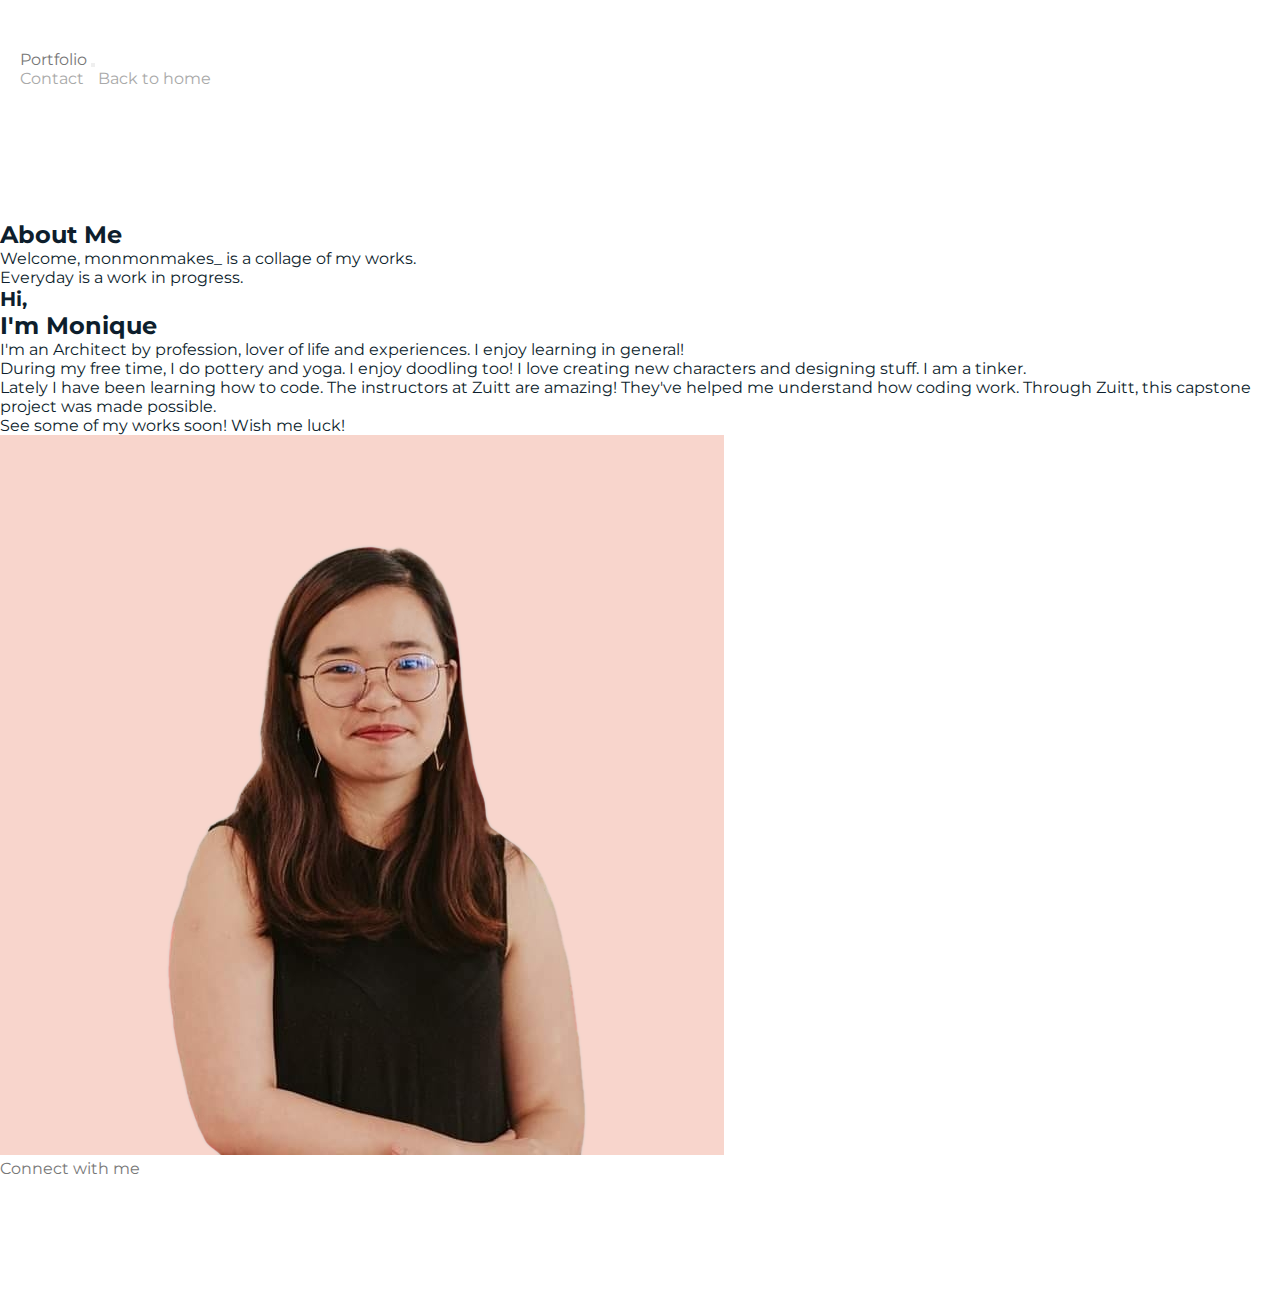
<file: about.html>
<!DOCTYPE html>
<html lang="en">
<head>
      <meta charset="UTF-8">
      <meta http-equiv="X-UA-Compatible" content="IE=edge">
      <meta name="viewport" content="width=device-width, initial-scale=1.0">

  
    <!-- BOOTSTRAP CSS -->
    <link href="https://cdn.jsdelivr.net/npm/bootstrap@5.0.2/dist/css/bootstrap.min.css" rel="stylesheet" integrity="sha384-EVSTQN3/azprG1Anm3QDgpJLIm9Nao0Yz1ztcQTwFspd3yD65VohhpuuCOmLASjC" crossorigin="anonymous">
  <!-- Google Fonts -->
   <link rel="preconnect" href="https://fonts.googleapis.com">
        <link rel="preconnect" href="https://fonts.gstatic.com" crossorigin>
        <link href="https://fonts.googleapis.com/css2?family=Montserrat&family=Open+Sans&display=swap" rel="stylesheet">

  <!-- Template Main CSS File -->
  <link href="assets/css/style.css" rel="stylesheet">

<!-- FONT AWSOME -->
    <link rel="stylesheet" href="https://pro.fontawesome.com/releases/v5.10.0/css/all.css" integrity="sha384-AYmEC3Yw5cVb3ZcuHtOA93w35dYTsvhLPVnYs9eStHfGJvOvKxVfELGroGkvsg+p" crossorigin="anonymous"/>

  <title>About monmonmakes_</title>



</head>


  <!-- ======= Navbar ======= -->

<body>
    <header id="header">


      
         <div class="menu-bar">
            <nav class="navbar navbar-expand-lg navbar-light">
                <div class="container-fluid">
                
                  <a class="navbar-brand" href="index.html">Portfolio</a>
                  <button class="navbar-toggler" type="button" data-bs-toggle="collapse" data-bs-target="#navbarNavAltMarkup" aria-controls="navbarNavAltMarkup" aria-expanded="false" aria-label="Toggle navigation">
                    <i class="fas fa-bars"></i>
                  </button>
                  <div class="collapse navbar-collapse" id="navbarNavAltMarkup">
                    <div class="navbar-nav ms-auto">
                      <a class="nav-link" href="contact.html">Contact</a>
                      <a class="nav-link" href="index.html">Back to home</a>
                    </div>
                  </div>
                </div>
              </nav>
        </div>

 <main id="main">

    <section class="section pb-5">
      <div class="container">
        <div class="row mb-5 align-items-end">
          <div class="col-md-6">

            <h2>About Me</h2>
            <p class="mb-0">Welcome, monmonmakes_ is a collage of my works. </p>
            <p class="mb-0"> Everyday is a work in progress.</p>
          </div>

        </div>

        <div class="row">
          <div class="col-md-4 ml-auto order-2">
            <h3 class="h3 mb-4">Hi,</h3> 
             
           <h2> I'm Monique</h2>
            <p>I'm an Architect by profession, lover of life and experiences. I enjoy learning in general!</p>
            <p>During my free time, I do pottery and yoga. I enjoy doodling too! I love creating new characters and designing stuff. I am a tinker.</p>
            <p>Lately I have been learning how to code. The instructors at Zuitt are amazing! They've helped me understand how coding work. Through Zuitt, this capstone project was made possible.</p>

           <p> See some of my works soon! Wish me luck!</p>
          </div>

          <div class="col-md-7 mb-5 mb-md-0">
            <p><img src="assets/img/person_1_sq.png" alt="Image" class="img-fluid"></p>
                <p><a href="https://www.linkedin.com/in/monique-alyson-g-7a16aa119/" class="readmore">Connect with me</a></p>
          </div>

        </div>

      </div>

    </section>

  </main><!-- End #main -->





 <!-- BOOTSTRAP JAVASCRIPT -->
    <script src="https://cdn.jsdelivr.net/npm/@popperjs/core@2.9.2/dist/umd/popper.min.js" integrity="sha384-IQsoLXl5PILFhosVNubq5LC7Qb9DXgDA9i+tQ8Zj3iwWAwPtgFTxbJ8NT4GN1R8p" crossorigin="anonymous"></script>
    <script src="https://cdn.jsdelivr.net/npm/bootstrap@5.0.2/dist/js/bootstrap.min.js" integrity="sha384-cVKIPhGWiC2Al4u+LWgxfKTRIcfu0JTxR+EQDz/bgldoEyl4H0zUF0QKbrJ0EcQF" crossorigin="anonymous"></script>

</body>

</html>
</file>
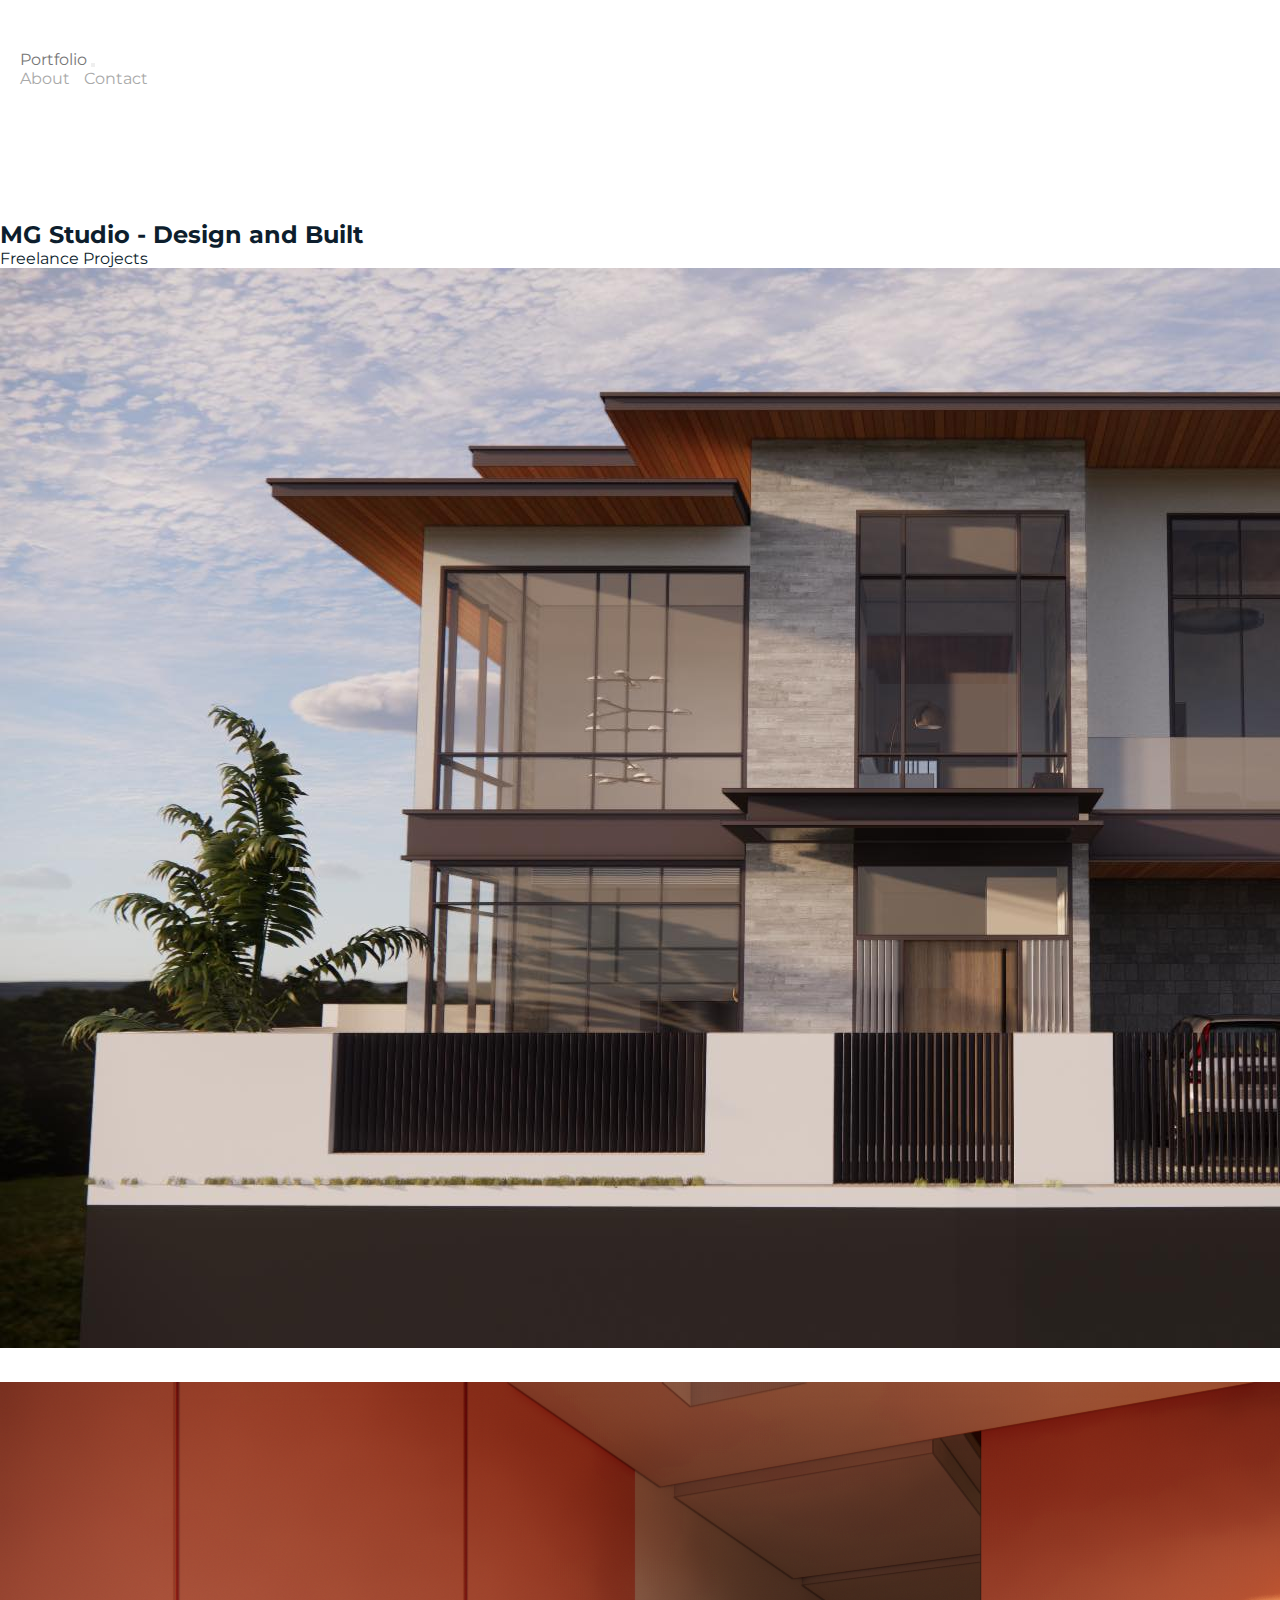
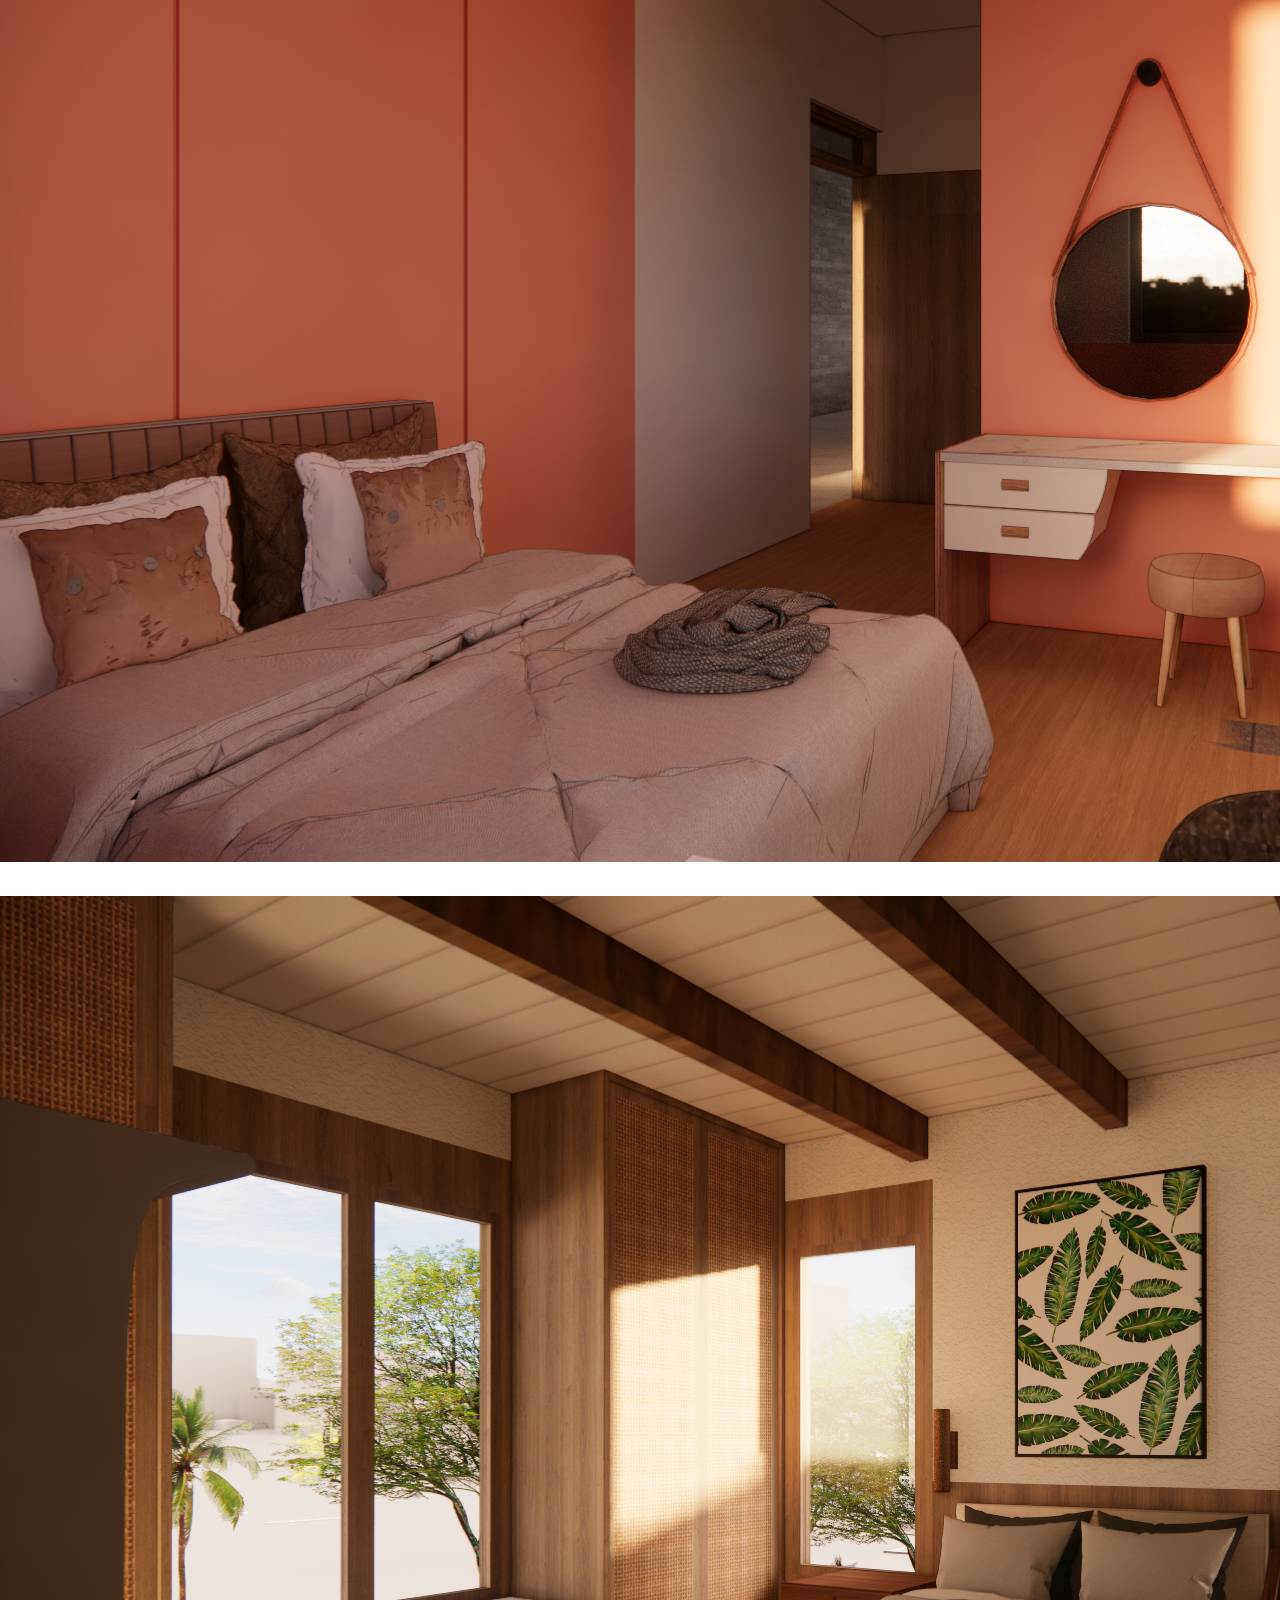
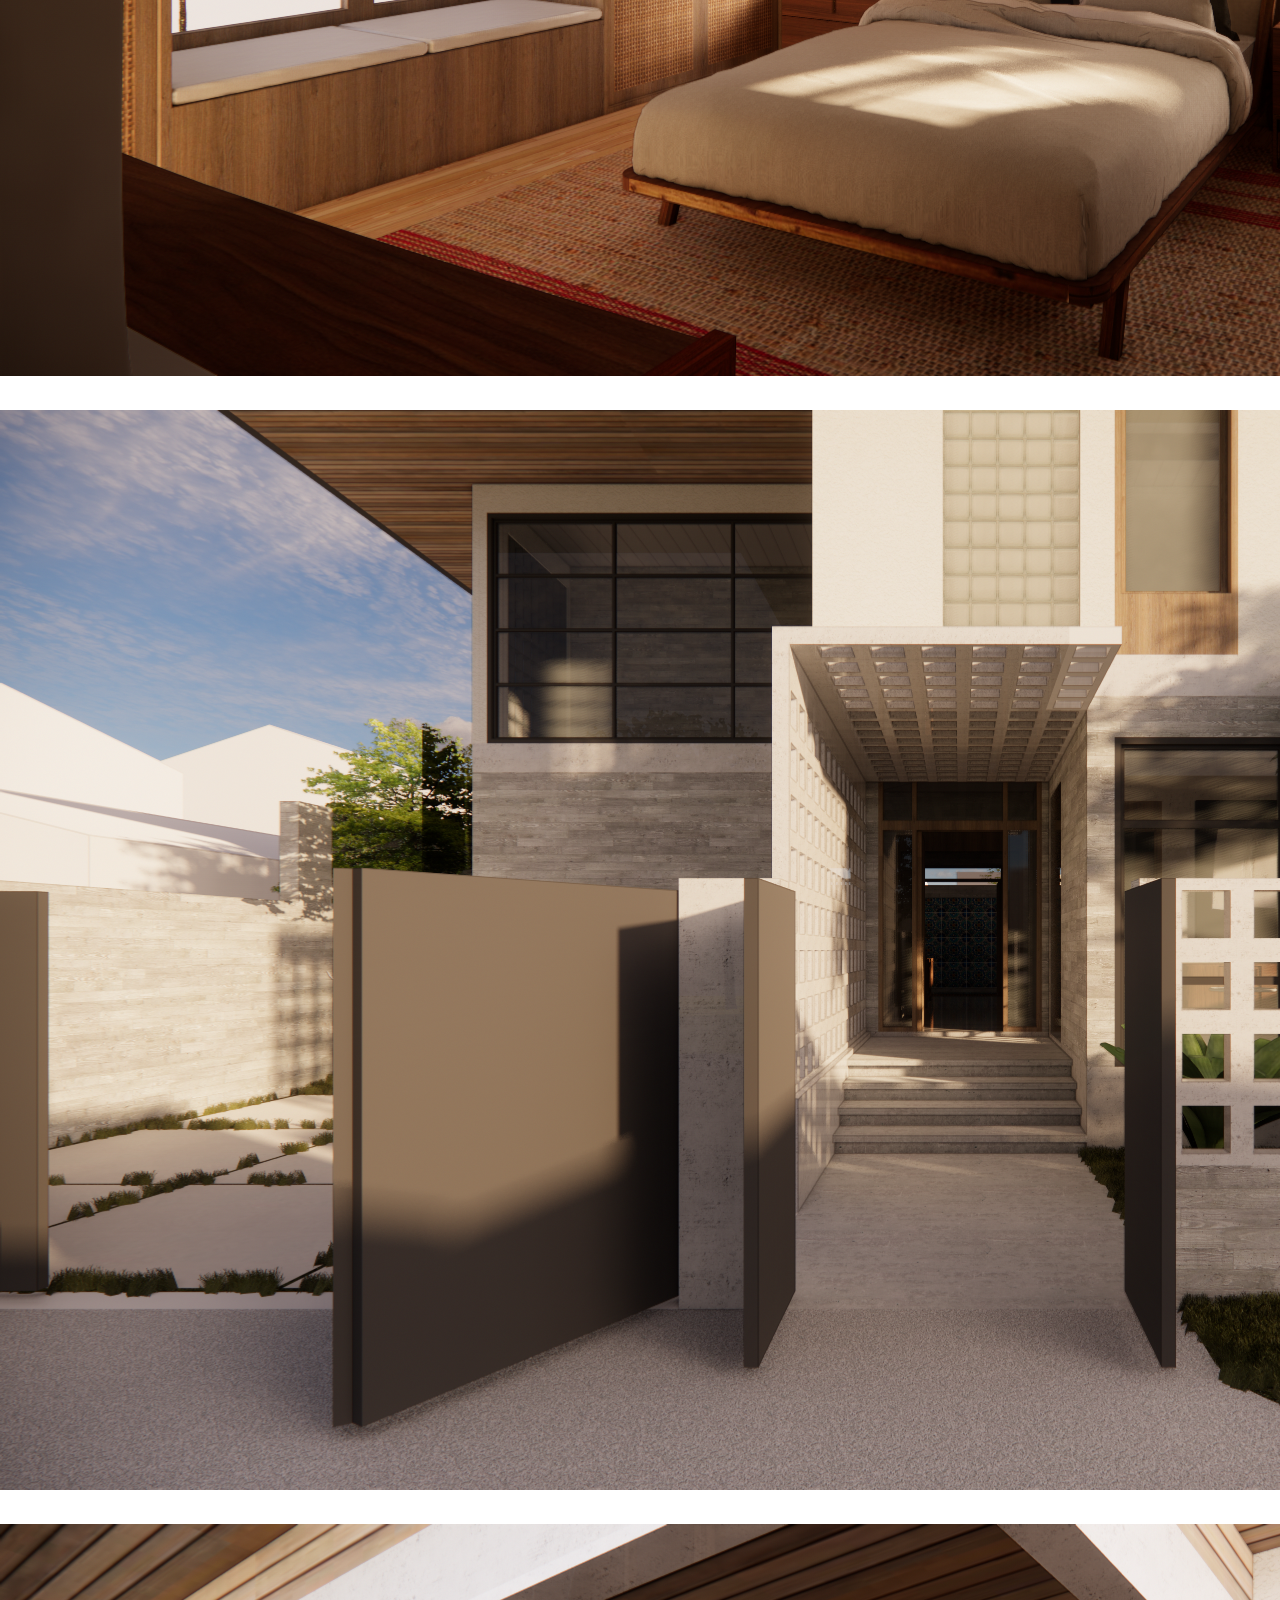
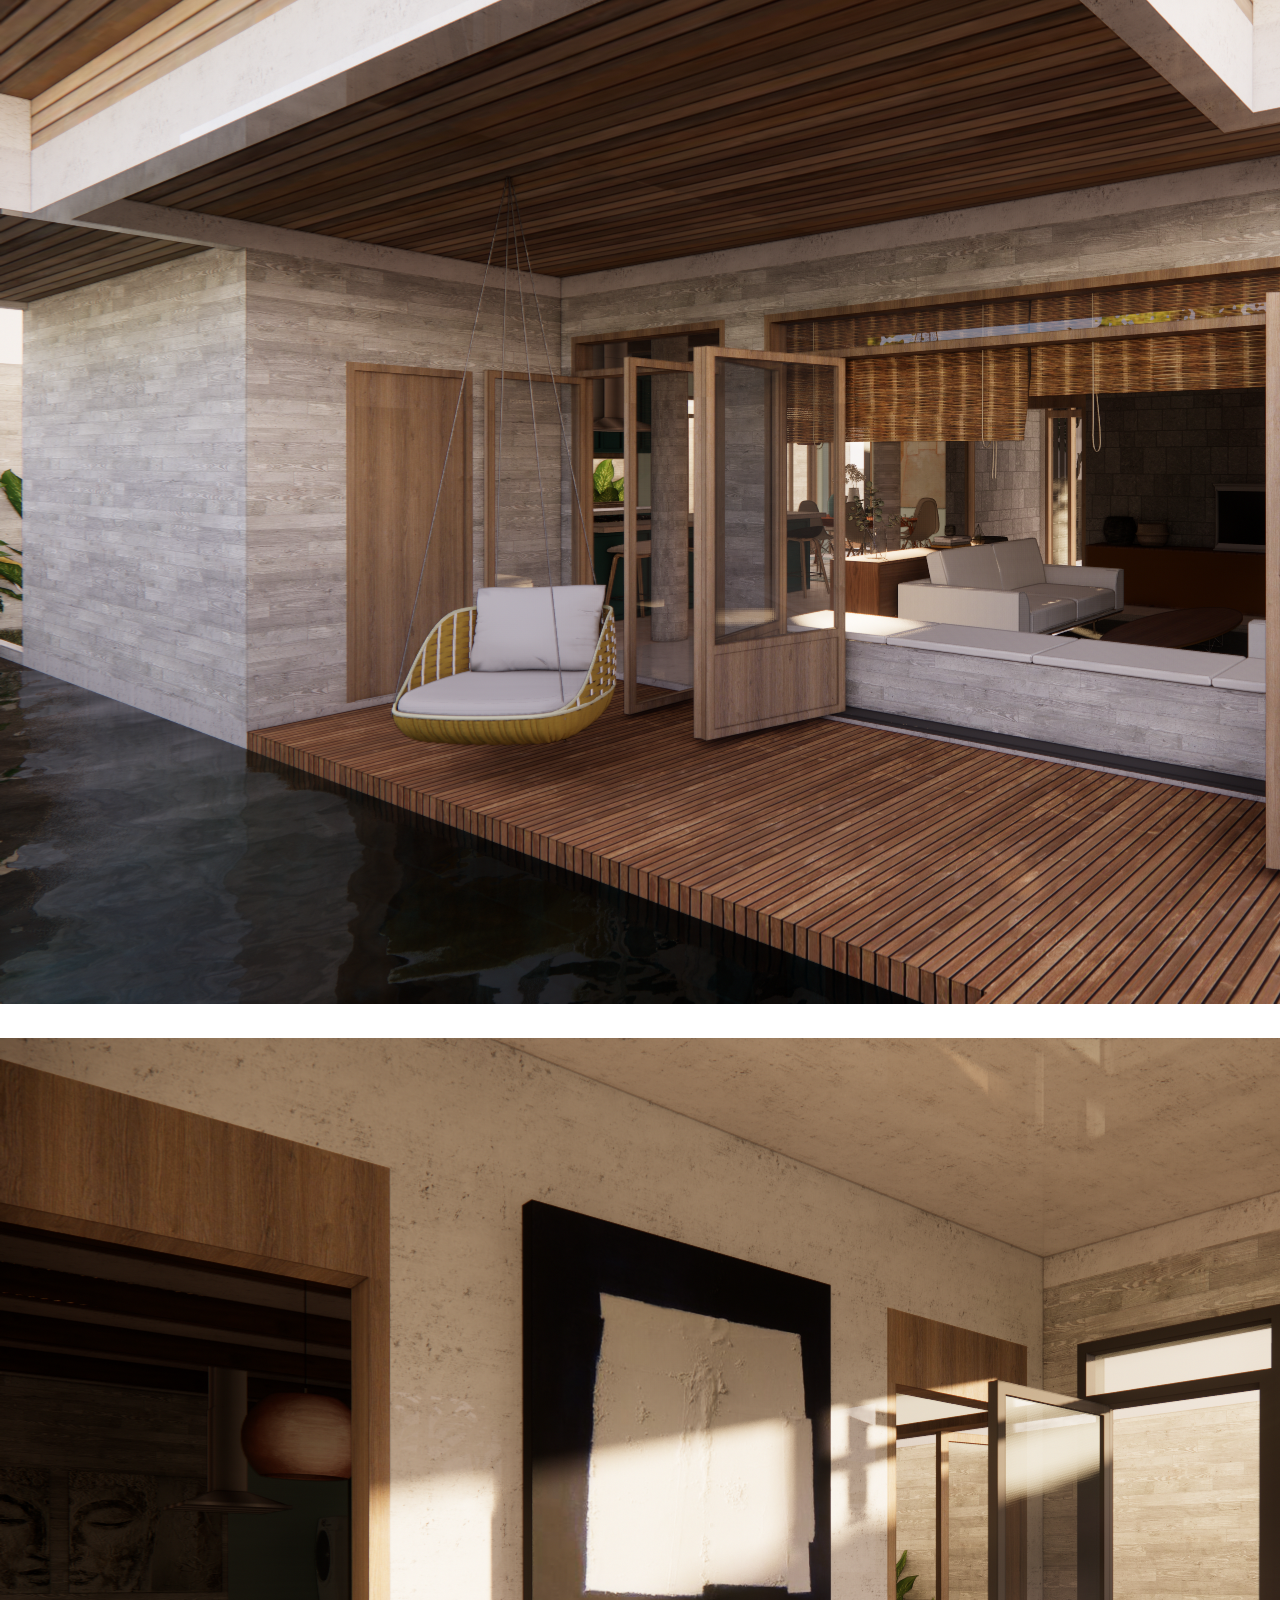
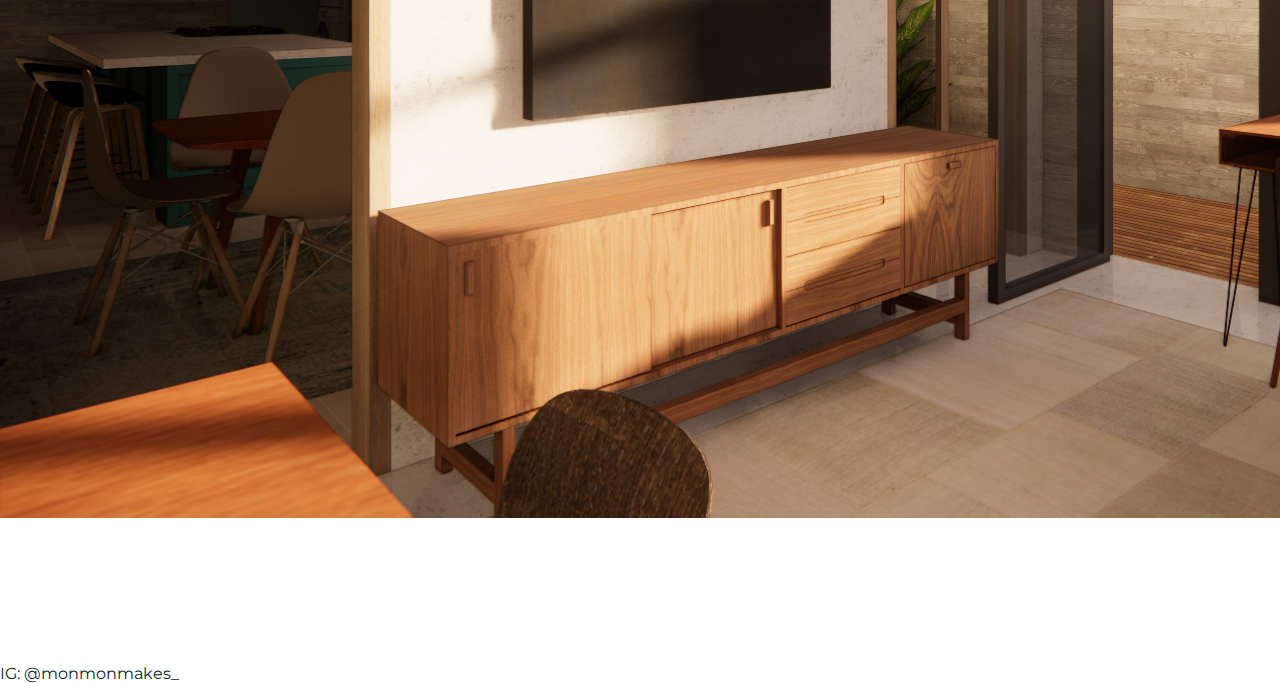
<file: architecture.html>
<!DOCTYPE html>
<html lang="en">
<head>
      <meta charset="UTF-8">
      <meta http-equiv="X-UA-Compatible" content="IE=edge">
      <meta name="viewport" content="width=device-width, initial-scale=1.0">

  
    <!-- BOOTSTRAP CSS -->
    <link href="https://cdn.jsdelivr.net/npm/bootstrap@5.0.2/dist/css/bootstrap.min.css" rel="stylesheet" integrity="sha384-EVSTQN3/azprG1Anm3QDgpJLIm9Nao0Yz1ztcQTwFspd3yD65VohhpuuCOmLASjC" crossorigin="anonymous">
  <!-- Google Fonts -->
   <link rel="preconnect" href="https://fonts.googleapis.com">
        <link rel="preconnect" href="https://fonts.gstatic.com" crossorigin>
        <link href="https://fonts.googleapis.com/css2?family=Montserrat&family=Open+Sans&display=swap" rel="stylesheet">

  <!-- Template Main CSS File -->
  <link href="assets/css/style.css" rel="stylesheet">

<!-- FONT AWESOME -->
    <link rel="stylesheet" href="https://pro.fontawesome.com/releases/v5.10.0/css/all.css" integrity="sha384-AYmEC3Yw5cVb3ZcuHtOA93w35dYTsvhLPVnYs9eStHfGJvOvKxVfELGroGkvsg+p" crossorigin="anonymous"/>

  <title>MG Studio - Design and Built</title>



</head>


  <!-- ======= Navbar ======= -->

<body>
    <header id="header">


      
         <div class="menu-bar">
            <nav class="navbar navbar-expand-lg navbar-light">
                <div class="container-fluid">
                
                  <a class="navbar-brand" href="index.html">Portfolio</a>
                  <button class="navbar-toggler" type="button" data-bs-toggle="collapse" data-bs-target="#navbarNavAltMarkup" aria-controls="navbarNavAltMarkup" aria-expanded="false" aria-label="Toggle navigation">
                    <i class="fas fa-bars"></i>
                  </button>
                  <div class="collapse navbar-collapse" id="navbarNavAltMarkup">
                    <div class="navbar-nav ms-auto">
                      <a class="nav-link" href="about.html">About</a>
                      <a class="nav-link" href="contact.html">Contact</a>
                    </div>
                  </div>
                </div>
              </nav>
        </div>


    <!-- ======= Works Section ======= -->
    <section class="section site-portfolio">
      <div class="container">
        <div class="row mb-5 align-items-center">
          <div class="col-md-12 col-lg-6 mb-4 mb-lg-0">
            <h2>MG Studio - Design and Built</h2>
            <p class="mb-0">Freelance Projects</p>
          </div>
        </div>
        <div id="portfolio-grid" class="row no-gutter">
          <div class="item web col-sm-6 col-md-4 col-lg-4 mb-4">
            <a href="#" class="item-wrap fancybox">
             <img class="img-fluid" src="assets/img/architecture/a1.jpg">
            </a>
          </div>
          <div class="item photography col-sm-6 col-md-4 col-lg-4 mb-4">
            <a href="#" class="item-wrap fancybox">
            <img class="img-fluid" src="assets/img/architecture/a2.png">
            </a>
          </div>
          <div class="item branding col-sm-6 col-md-4 col-lg-4 mb-4">
            <a href="#" class="item-wrap fancybox">
             <img class="img-fluid" src="assets/img/architecture/a3.png">
            </a>
          </div>
          <div class="item design col-sm-6 col-md-4 col-lg-4 mb-4">
            <a href="#" class="item-wrap fancybox">
             <img class="img-fluid" src="assets/img/architecture/a4.png">
            </a>
          </div>
          <div class="item photography col-sm-6 col-md-4 col-lg-4 mb-4">
            <a href="#" class="item-wrap fancybox">
            <img class="img-fluid" src="assets/img/architecture/a5.png">
            </a>
          </div>
          <div class="item branding col-sm-6 col-md-4 col-lg-4 mb-4">
            <a href="#" class="item-wrap fancybox">
            <img class="img-fluid" src="assets/img/architecture/a6.png">
            </a>
          </div>
        </div>
      </div>
    </section><!-- End  Works Section -->

   

  <!-- ======= Footer ======= -->
  <footer class="footer" role="contentinfo">
    <div class="container">
      <div class="row">
        <div class="col-sm-6">
          <p class="mb-1">IG: @monmonmakes_</p>
          
        </div>

      </div>
    </div>
  </footer>

 
    <!-- BOOTSTRAP JAVASCRIPT -->
  

        <script src="https://cdn.jsdelivr.net/npm/jquery@3.5.1/dist/jquery.slim.min.js" integrity="sha384-DfXdz2htPH0lsSSs5nCTpuj/zy4C+OGpamoFVy38MVBnE+IbbVYUew+OrCXaRkfj" crossorigin="anonymous"></script>
        <script src="https://cdn.jsdelivr.net/npm/bootstrap@4.6.1/dist/js/bootstrap.bundle.min.js" integrity="sha384-fQybjgWLrvvRgtW6bFlB7jaZrFsaBXjsOMm/tB9LTS58ONXgqbR9W8oWht/amnpF" crossorigin="anonymous"></script>

</body>

</html>
</file>
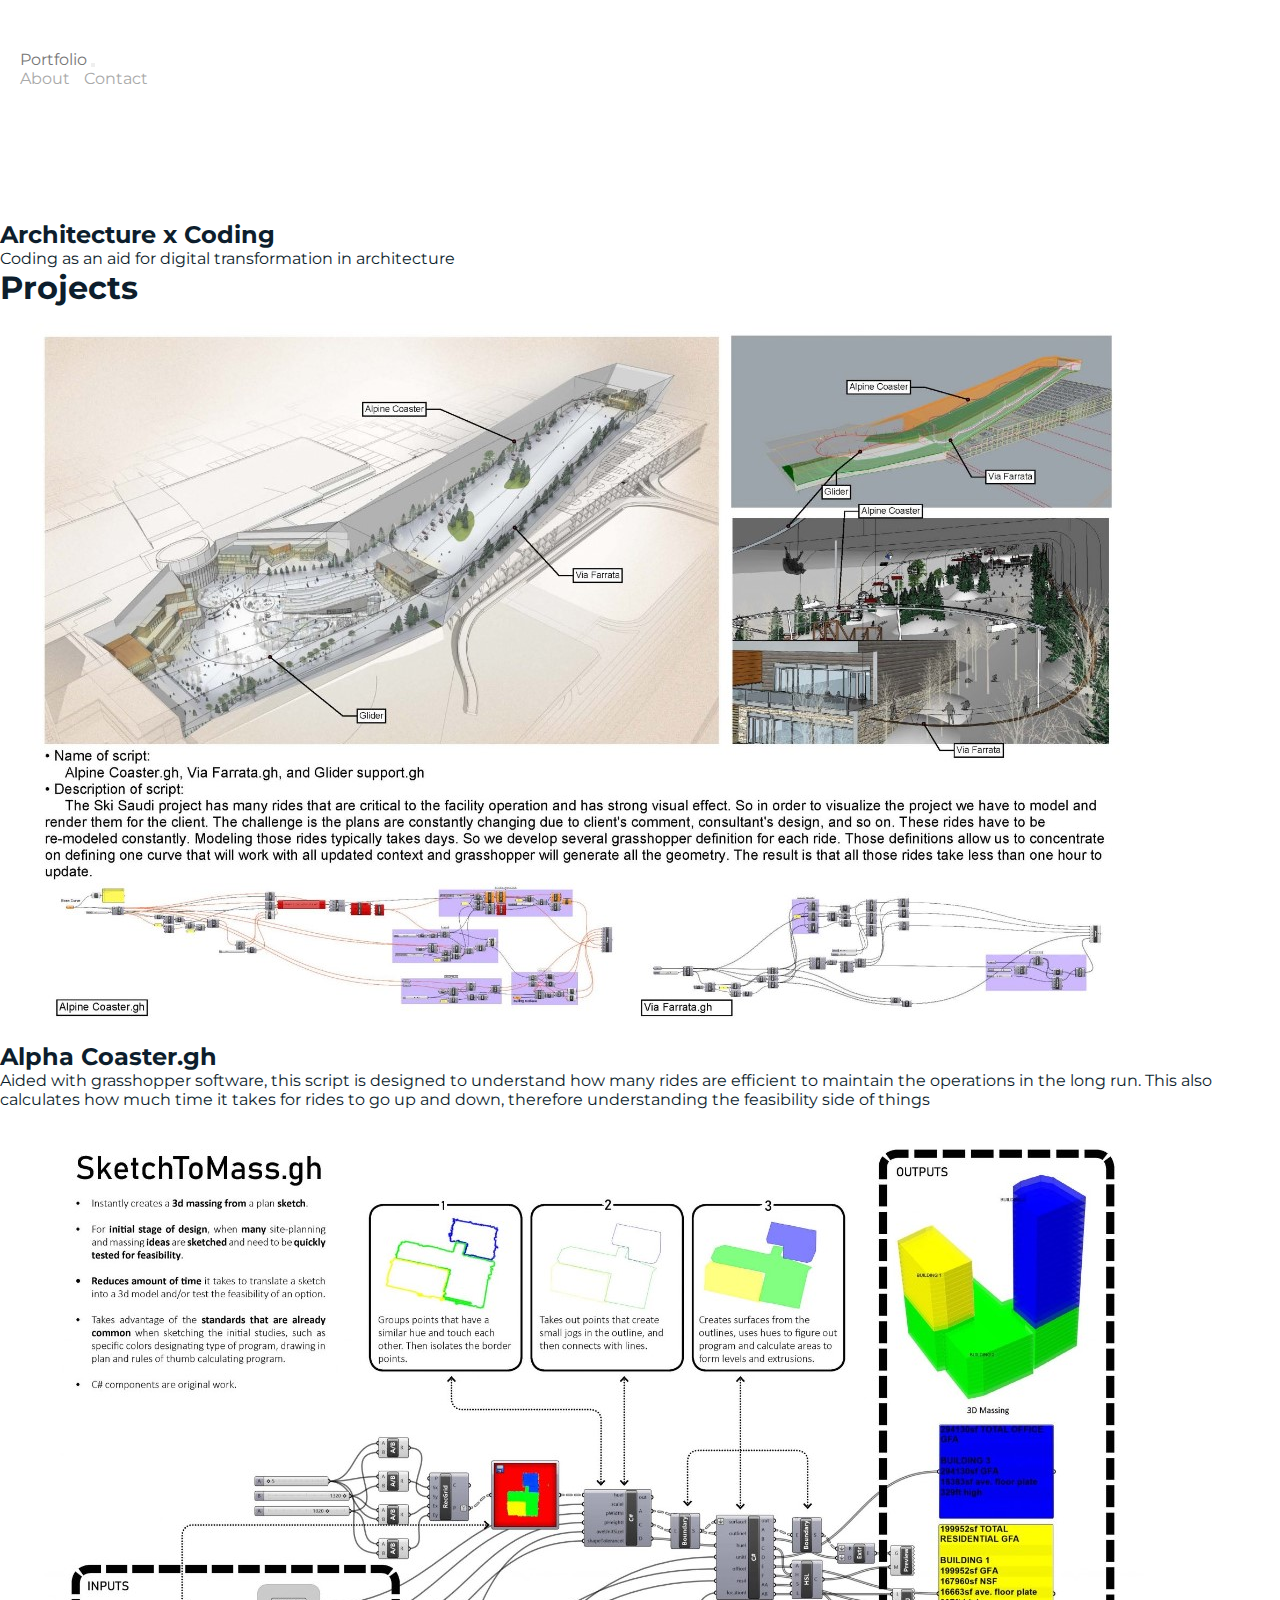
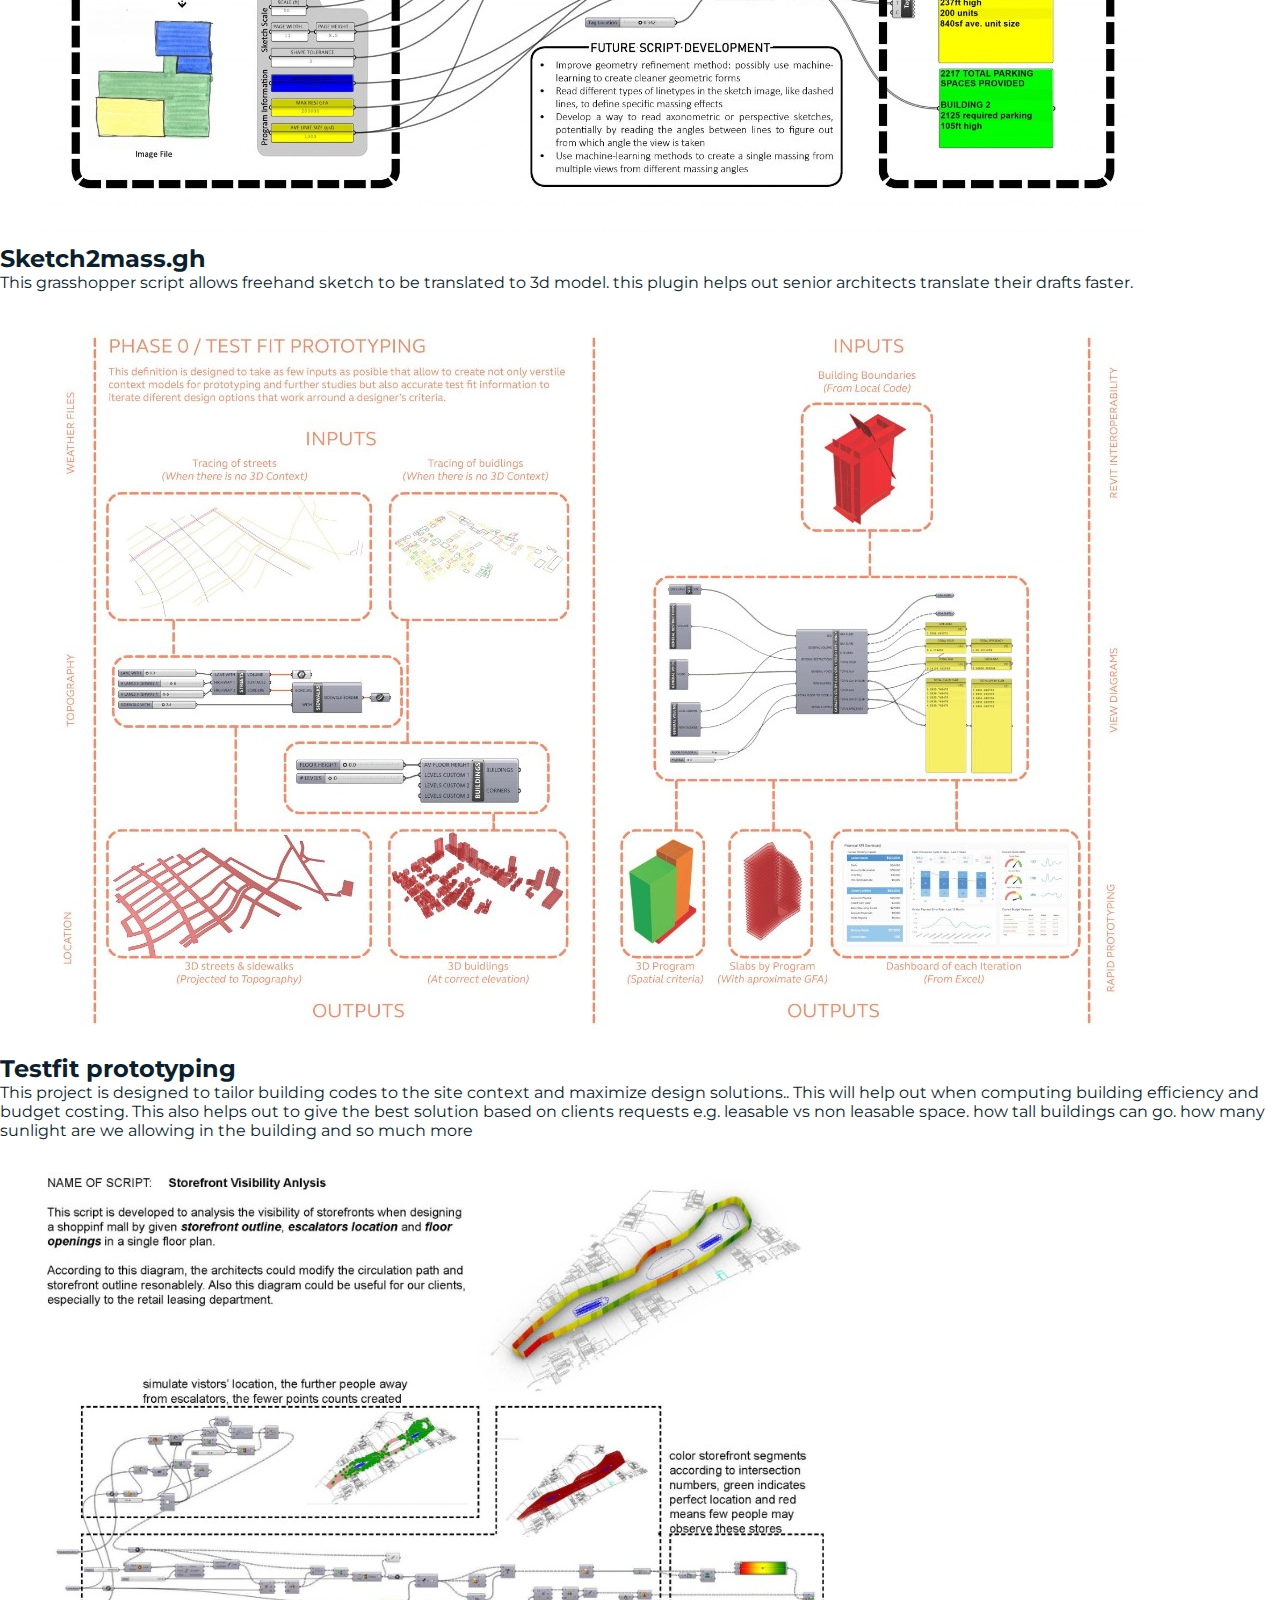
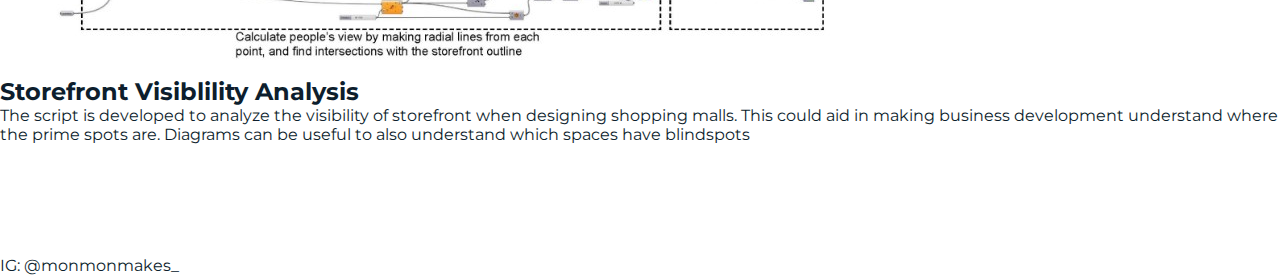
<file: coding.html>
<!DOCTYPE html>
<html lang="en">
<head>
      <meta charset="UTF-8">
      <meta http-equiv="X-UA-Compatible" content="IE=edge">
      <meta name="viewport" content="width=device-width, initial-scale=1.0">

  
    <!-- BOOTSTRAP CSS -->
    <link href="https://cdn.jsdelivr.net/npm/bootstrap@5.0.2/dist/css/bootstrap.min.css" rel="stylesheet" integrity="sha384-EVSTQN3/azprG1Anm3QDgpJLIm9Nao0Yz1ztcQTwFspd3yD65VohhpuuCOmLASjC" crossorigin="anonymous">
  <!-- Google Fonts -->
   <link rel="preconnect" href="https://fonts.googleapis.com">
        <link rel="preconnect" href="https://fonts.gstatic.com" crossorigin>
        <link href="https://fonts.googleapis.com/css2?family=Montserrat&family=Open+Sans&display=swap" rel="stylesheet">

  <!-- Template Main CSS File -->
  <link href="assets/css/style.css" rel="stylesheet">

<!-- FONT AWSOME -->
    <link rel="stylesheet" href="https://pro.fontawesome.com/releases/v5.10.0/css/all.css" integrity="sha384-AYmEC3Yw5cVb3ZcuHtOA93w35dYTsvhLPVnYs9eStHfGJvOvKxVfELGroGkvsg+p" crossorigin="anonymous"/>

  <title>Welcome to monmonmakes_</title>



</head>


  <!-- ======= Navbar ======= -->

<body>
    <header id="header">


      
         <div class="menu-bar">
            <nav class="navbar navbar-expand-lg navbar-light">
                <div class="container-fluid">
                
                  <a class="navbar-brand" href="index.html">Portfolio</a>
                  <button class="navbar-toggler" type="button" data-bs-toggle="collapse" data-bs-target="#navbarNavAltMarkup" aria-controls="navbarNavAltMarkup" aria-expanded="false" aria-label="Toggle navigation">
                    <i class="fas fa-bars"></i>
                  </button>
                  <div class="collapse navbar-collapse" id="navbarNavAltMarkup">
                    <div class="navbar-nav ms-auto">
                      <a class="nav-link" href="about.html">About</a>
                      <a class="nav-link" href="contact.html">Contact</a>
                    </div>
                  </div>
                </div>
              </nav>
        </div>


  <!-- ======= Works Section ======= -->
    <section class="section site-portfolio">
      <div class="container">
        <div class="row mb-5 align-items-center">
          <div class="col-md-12 col-lg-6 mb-4 mb-lg-0">
            <h2>Architecture x Coding</h2>
            <p class="mb-0">Coding as an aid for digital transformation in architecture</p>
          </div>
        </div>
            <h1 class="text-center py-3 bg-dark text-light">Projects</h1>  
                <div class="row align-items-center py-3">
                   <div class="col-lg order-1 order-sm-1 order-lg-2">
                       <img src="assets/img/coding/c1.jpg" class=" img-fluid" alt="">
                   </div>
                   <div class="col-lg order-2 order-sm-2 order-lg-1">
                       <h2 class="text-center py-4 bg-light">Alpha Coaster.gh</h2>
                       <p class="text-justify">Aided with grasshopper software, this script is designed to understand how many rides are efficient to maintain the operations in the long run. This also calculates how much time it takes for rides to go up and down, therefore understanding the feasibility side of things</p>
                   </div>
                </div>
               
                <div class="row align-item-center py-3">
                    <div class="col-lg order-1 order-sm-1 order-lg-1">
                          <img src="assets/img/coding/c2.jpg" class=" img-fluid" alt="">
                    </div>
                    <div class="col-lg order-2 order-sm-2 order-lg-2">
                        <h2 class="text-center py-4 bg-light">Sketch2mass.gh</h2>
                        <p class="text-justify">This grasshopper script allows freehand sketch to be translated to 3d model. this plugin helps out senior architects translate their drafts faster. </p>
                    </div>
                </div>
            <div class="row align-items-center py-3">
                   <div class="col-lg order-1 order-sm-1 order-lg-2">
                       <img src="assets/img/coding/c3.jpg" class=" img-fluid" alt="">
                   </div>
                   <div class="col-lg order-2 order-sm-2 order-lg-1">
                       <h2 class="text-center py-4 bg-light">Testfit prototyping</h2>
                       <p class="text-justify">This project is designed to tailor building codes to the site context and maximize design solutions.. This will help out when computing building efficiency and budget costing. This also helps out to give the best solution based on clients requests e.g. leasable vs non leasable space. how tall buildings can go. how many sunlight are we allowing in the building and so much more</p>
                   </div>
                </div>
               
                <div class="row align-item-center py-3">
                    <div class="col-lg order-1 order-sm-1 order-lg-1">
                          <img src="assets/img/coding/c4.jpg" class=" img-fluid" alt="">
                    </div>
                    <div class="col-lg order-2 order-sm-2 order-lg-2">
                        <h2 class="text-center py-4 bg-light">Storefront Visiblility Analysis</h2>
                        <p class="text-justify">The script is developed to analyze the visibility of storefront when designing shopping malls. This could aid in making business development understand where the prime spots are. Diagrams can be useful to also understand which spaces have blindspots</p>
                    </div>
                </div>
           </div>
       </section>

  

  <!-- ======= Footer ======= -->
  <footer class="footer" role="contentinfo">
    <div class="container">
      <div class="row">
        <div class="col-sm-6">
          <p class="mb-1">IG: @monmonmakes_</p>
          <div class="credits">

          </div>
        </div>

      </div>
    </div>
  </footer>

 
    <!-- BOOTSTRAP JAVASCRIPT -->
    <script src="https://cdn.jsdelivr.net/npm/@popperjs/core@2.9.2/dist/umd/popper.min.js" integrity="sha384-IQsoLXl5PILFhosVNubq5LC7Qb9DXgDA9i+tQ8Zj3iwWAwPtgFTxbJ8NT4GN1R8p" crossorigin="anonymous"></script>
    <script src="https://cdn.jsdelivr.net/npm/bootstrap@5.0.2/dist/js/bootstrap.min.js" integrity="sha384-cVKIPhGWiC2Al4u+LWgxfKTRIcfu0JTxR+EQDz/bgldoEyl4H0zUF0QKbrJ0EcQF" crossorigin="anonymous"></script>

</body>

</html>
</file>
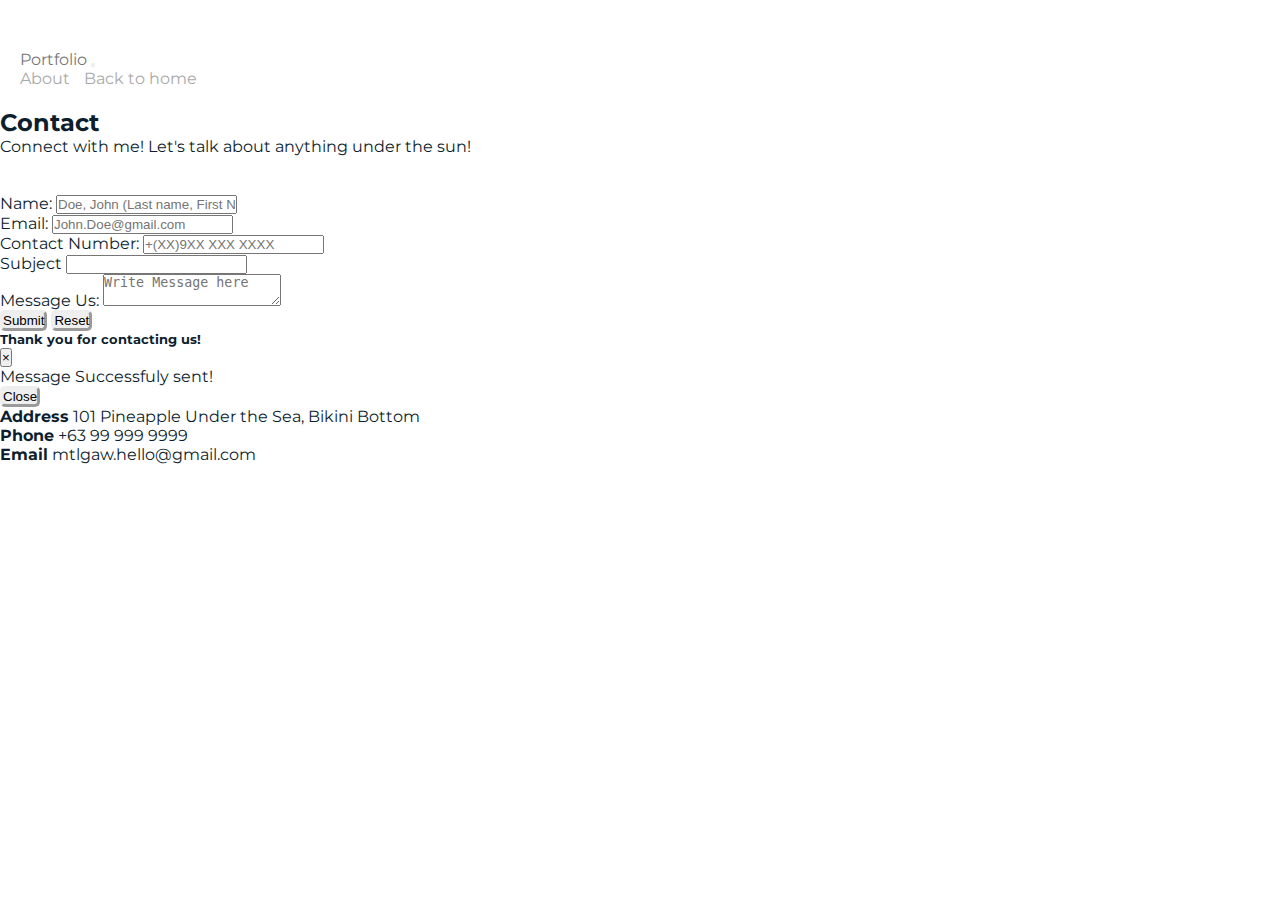
<file: contact.html>
<!DOCTYPE html>
<html lang="en">
<head>
      <meta charset="UTF-8">
      <meta http-equiv="X-UA-Compatible" content="IE=edge">
      <meta name="viewport" content="width=device-width, initial-scale=1.0">

  
    <!-- BOOTSTRAP CSS -->
    <link href="https://cdn.jsdelivr.net/npm/bootstrap@5.0.2/dist/css/bootstrap.min.css" rel="stylesheet" integrity="sha384-EVSTQN3/azprG1Anm3QDgpJLIm9Nao0Yz1ztcQTwFspd3yD65VohhpuuCOmLASjC" crossorigin="anonymous">
  <!-- Google Fonts -->
   <link rel="preconnect" href="https://fonts.googleapis.com">
        <link rel="preconnect" href="https://fonts.gstatic.com" crossorigin>
        <link href="https://fonts.googleapis.com/css2?family=Montserrat&family=Open+Sans&display=swap" rel="stylesheet">

  <!-- Template Main CSS File -->
  <link href="assets/css/style.css" rel="stylesheet">

<!-- FONT AWSOME -->
    <link rel="stylesheet" href="https://pro.fontawesome.com/releases/v5.10.0/css/all.css" integrity="sha384-AYmEC3Yw5cVb3ZcuHtOA93w35dYTsvhLPVnYs9eStHfGJvOvKxVfELGroGkvsg+p" crossorigin="anonymous"/>

  <title>Contact monmonmakes_</title>



</head>


  <!-- ======= Navbar ======= -->

<body>
    <header id="header">


      
         <div class="menu-bar">
            <nav class="navbar navbar-expand-lg navbar-light">
                <div class="container-fluid">
                
                  <a class="navbar-brand" href="index.html">Portfolio</a>
                  <button class="navbar-toggler" type="button" data-bs-toggle="collapse" data-bs-target="#navbarNavAltMarkup" aria-controls="navbarNavAltMarkup" aria-expanded="false" aria-label="Toggle navigation">
                    <i class="fas fa-bars"></i>
                  </button>
                  <div class="collapse navbar-collapse" id="navbarNavAltMarkup">
                    <div class="navbar-nav ms-auto">
                      <a class="nav-link" href="about.html">About</a>
                      <a class="nav-link" href="index.html">Back to home</a>
                    </div>
                  </div>
                </div>
              </nav>
        </div>






    <div class="container jumbotron mt-4">
        <div class="row d-flex justify-content-around">
            <div class=" col col-sm-12 col-md-6 col-xl-4 p-2">



          <div class="col-md-6">
            <h2>Contact</h2>
            <p class="mb-0">Connect with me! Let's talk about anything under the sun!
            </p>
            <br></br>
          </div>

                <form>
 


                    <div class="form-group">
                        <label for="name" >Name:</label>
                        <input type="text" name="name" id="name" placeholder="Doe, John (Last name, First Name)" class="form-control">
                    </div>
    


                    <div class="form-group">
                        <label for="email"  >Email:</label>
                        <input type="email" name="email" id="email" placeholder="John.Doe@gmail.com" class="form-control">
                    </div>



                    <div class="form-group">
                        <label for="Contact"  >Contact Number:</label>
                        <input type="Contact" name="Contact" id="Contact" placeholder="+(XX)9XX XXX XXXX" class="form-control">
                    </div>


               
                    <div class="form-group">
                        <label for="name">Subject</label>
                        <input type="text" class="form-control" name="subject" id="subject" required>
                    </div>
                 


                    <div class="form-group">
                        <label for="txt-area" >Message Us:</label>
                        <textarea type="text" name="txt-area" id="txt-area" placeholder="Write Message here" class="form-control"></textarea>
                    </div>
                
                    <div>
                        <button type="button" class="btn btn-outline-primary d-block w-100 mb-2 " data-toggle="modal" data-target="#contactBtn">Submit</button>
                        <button type="reset" class="btn btn-outline-secondary d-block w-100">Reset</button>
                    </div>
           



                    <div id="contactBtn" tabindex = "-1" aria-labelledby="contactBtn" aria-hidden="true" class="modal fade ">
                        <div class="modal-dialog">
                            <div class="modal-content">
                                <div class="modal-header">
                                    <h5 id="contactBtn" class="modal-title">Thank you for contacting us!</h5>
                                    <button type="button" data-dismiss="modal" aria-Label="close" class="close text-danger">
                                        <span>&times;</span>
                                    </button>
                                </div>
                            </div>
                          


                            <div class="modal-body bg-dark ">
                                Message Successfuly sent!
                            </div>

                            <div class="modal-footer">
                                <button type="button" data-dismiss="modal" class="btn btn-outline-secondary">Close</button>
                            </div>
                           
                        </div>
                    </div>
                 
                </form>
    
            </div>
           
            <div class="col-md-6 my-4">
                   <div class="col-md-4 ml-auto order-2">
            <ul class="list-unstyled">
              <li class="mb-3">
                <strong class="d-block mb-1">Address</strong>
                <span>101 Pineapple Under the Sea, Bikini Bottom</span>
              </li>
              <li class="mb-3">
                <strong class="d-block mb-1">Phone</strong>
                <span>+63 99 999 9999</span>
              </li>
              <li class="mb-3">
                <strong class="d-block mb-1">Email</strong>
                <span>mtlgaw.hello@gmail.com</span>
              </li>
            </ul>
          </div>
            </div>
        </div>
    </div>


    <script src="https://code.jquery.com/jquery-3.5.1.slim.min.js" integrity="sha384-DfXdz2htPH0lsSSs5nCTpuj/zy4C+OGpamoFVy38MVBnE+IbbVYUew+OrCXaRkfj" crossorigin="anonymous"></script>
    <script src="https://cdn.jsdelivr.net/npm/bootstrap@4.6.0/dist/js/bootstrap.bundle.min.js" integrity="sha384-Piv4xVNRyMGpqkS2by6br4gNJ7DXjqk09RmUpJ8jgGtD7zP9yug3goQfGII0yAns" crossorigin="anonymous"></script>



</body>

</html>
</file>
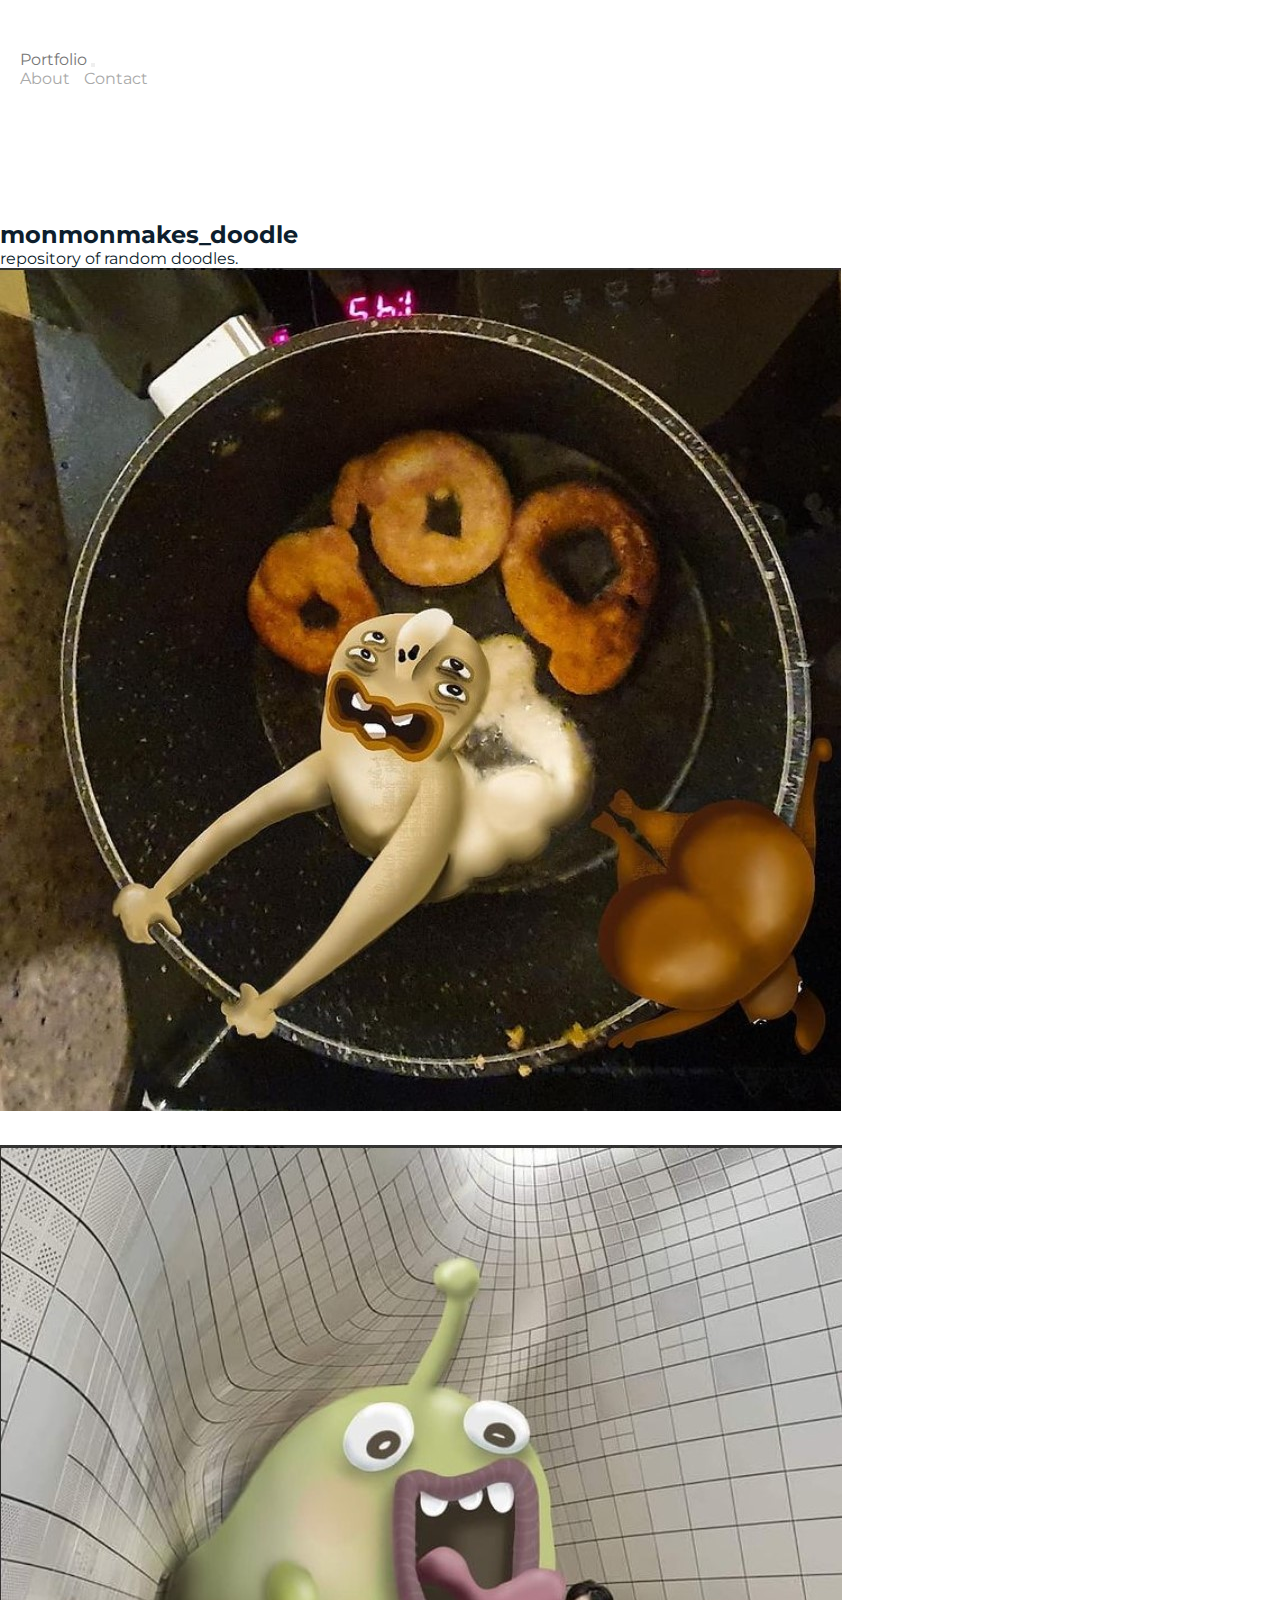
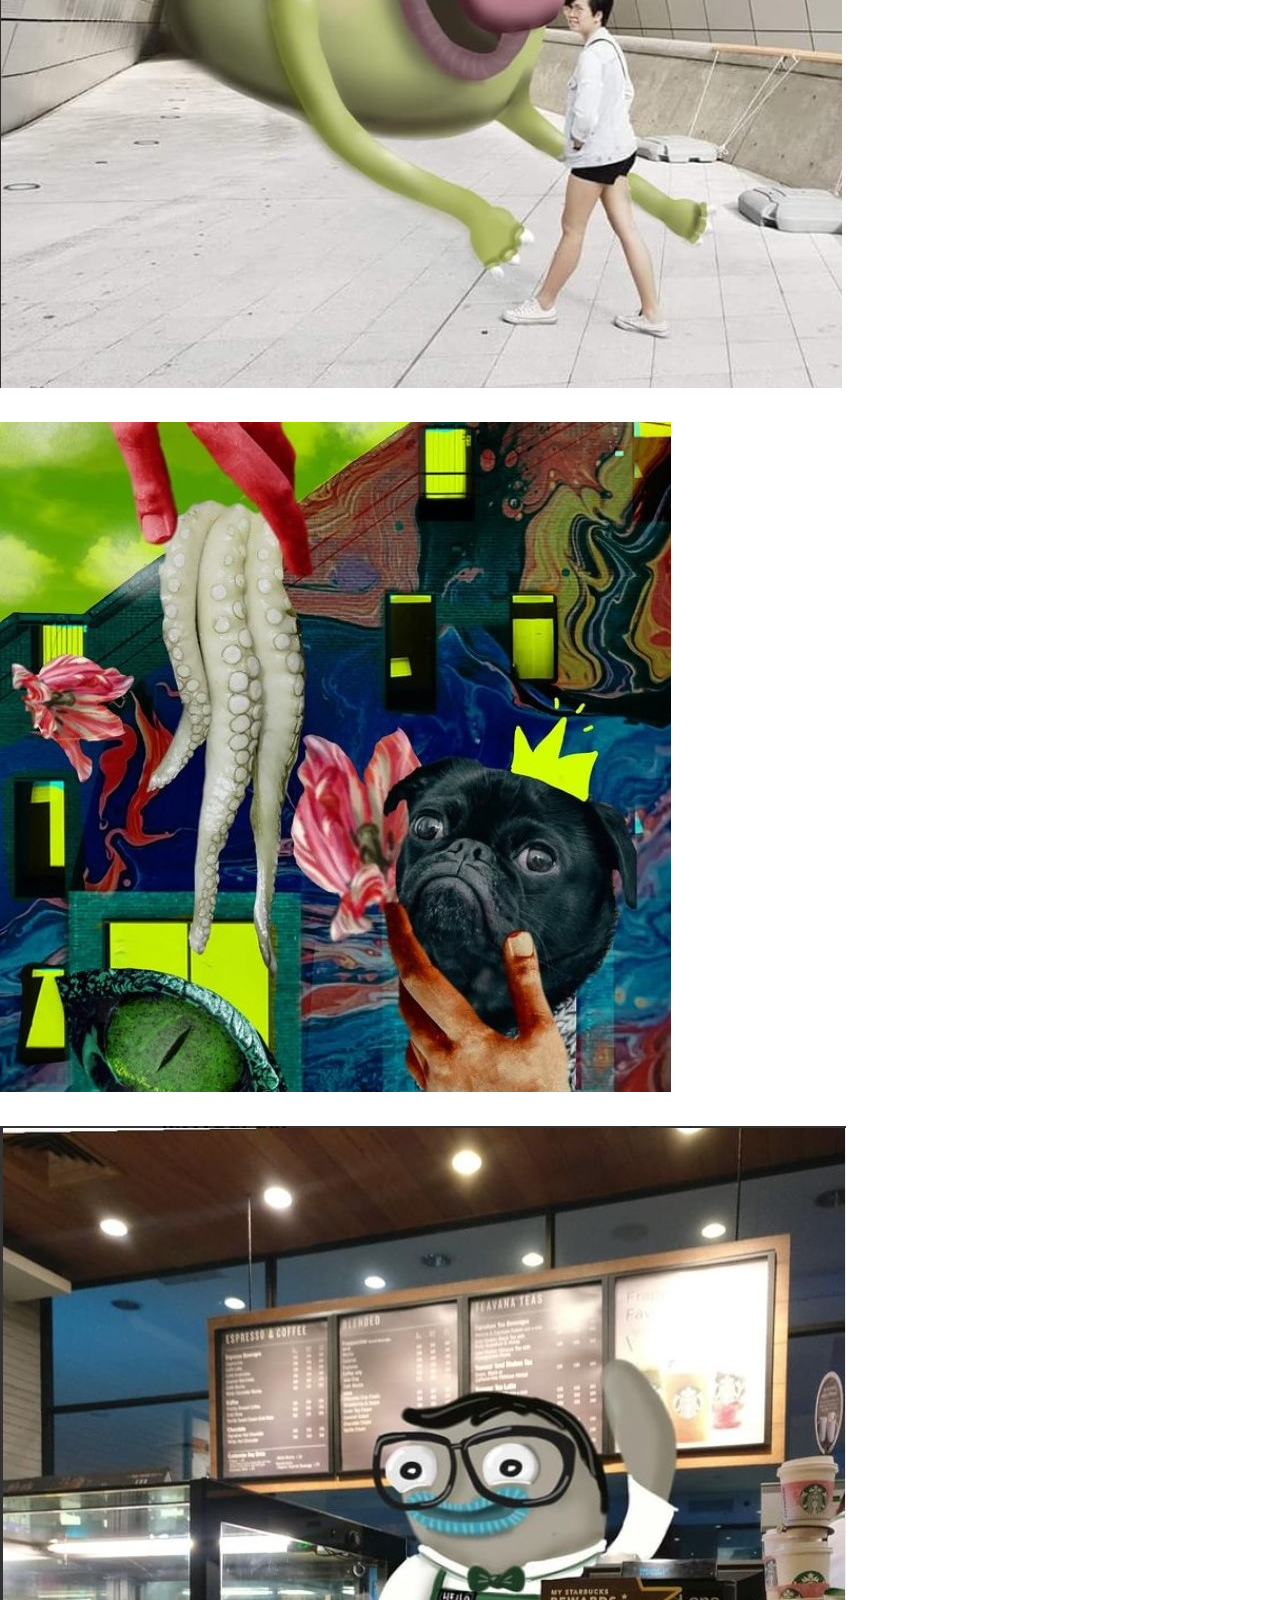
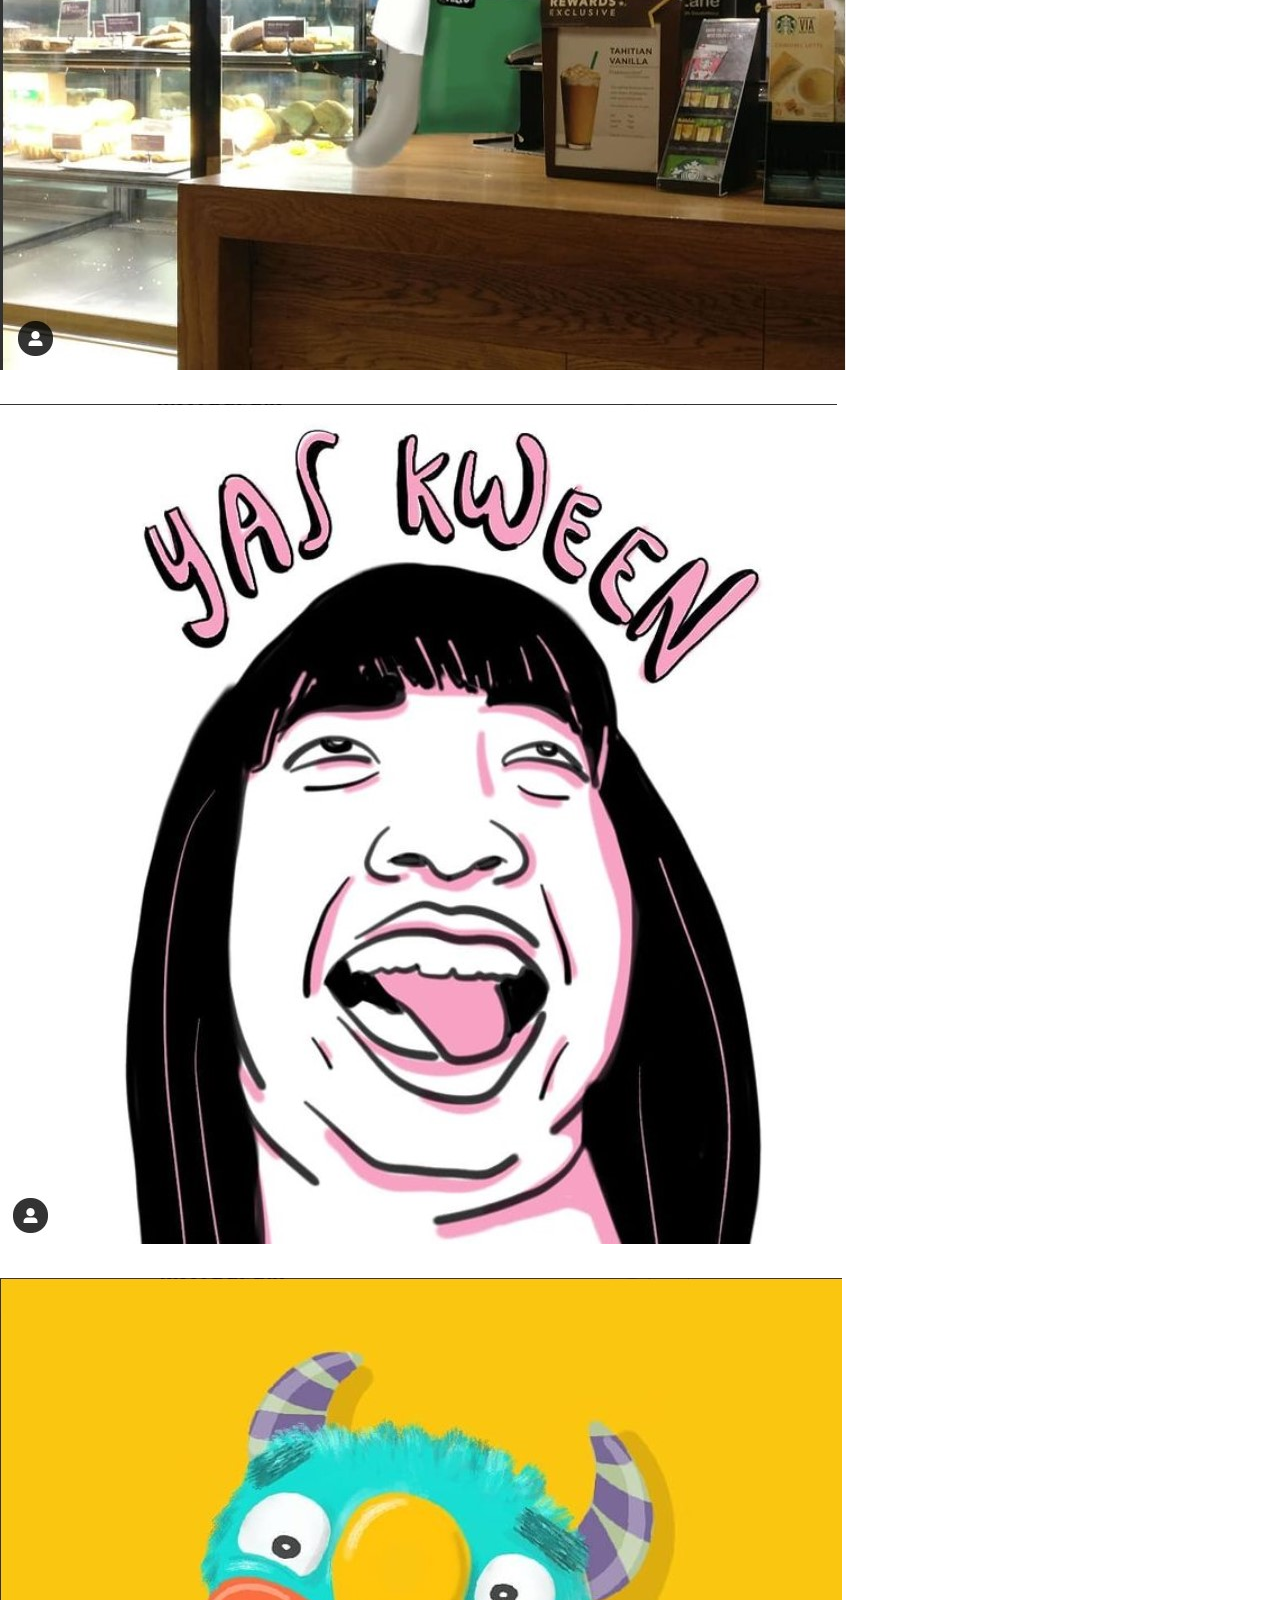
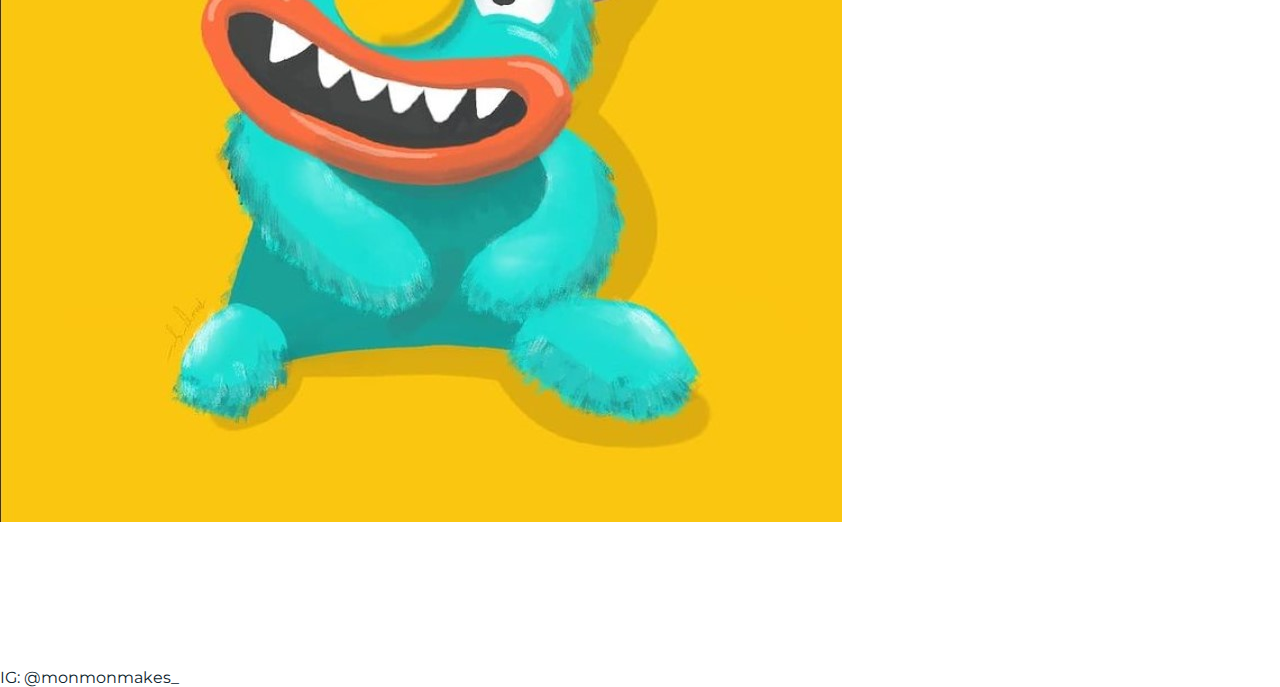
<file: illustration.html>
<!DOCTYPE html>
<html lang="en">
<head>
      <meta charset="UTF-8">
      <meta http-equiv="X-UA-Compatible" content="IE=edge">
      <meta name="viewport" content="width=device-width, initial-scale=1.0">

  
    <!-- BOOTSTRAP CSS -->
    <link href="https://cdn.jsdelivr.net/npm/bootstrap@5.0.2/dist/css/bootstrap.min.css" rel="stylesheet" integrity="sha384-EVSTQN3/azprG1Anm3QDgpJLIm9Nao0Yz1ztcQTwFspd3yD65VohhpuuCOmLASjC" crossorigin="anonymous">
  <!-- Google Fonts -->
   <link rel="preconnect" href="https://fonts.googleapis.com">
        <link rel="preconnect" href="https://fonts.gstatic.com" crossorigin>
        <link href="https://fonts.googleapis.com/css2?family=Montserrat&family=Open+Sans&display=swap" rel="stylesheet">

  <!-- Template Main CSS File -->
  <link href="assets/css/style.css" rel="stylesheet">

<!-- FONT AWSOME -->
    <link rel="stylesheet" href="https://pro.fontawesome.com/releases/v5.10.0/css/all.css" integrity="sha384-AYmEC3Yw5cVb3ZcuHtOA93w35dYTsvhLPVnYs9eStHfGJvOvKxVfELGroGkvsg+p" crossorigin="anonymous"/>

  <title>monmonmakes_doodle</title>



</head>


  <!-- ======= Navbar ======= -->

<body>
    <header id="header">


      
         <div class="menu-bar">
            <nav class="navbar navbar-expand-lg navbar-light">
                <div class="container-fluid">
                
                  <a class="navbar-brand" href="index.html">Portfolio</a>
                  <button class="navbar-toggler" type="button" data-bs-toggle="collapse" data-bs-target="#navbarNavAltMarkup" aria-controls="navbarNavAltMarkup" aria-expanded="false" aria-label="Toggle navigation">
                    <i class="fas fa-bars"></i>
                  </button>
                  <div class="collapse navbar-collapse" id="navbarNavAltMarkup">
                    <div class="navbar-nav ms-auto">
                      <a class="nav-link" href="about.html">About</a>
                      <a class="nav-link" href="contact.html">Contact</a>
                    </div>
                  </div>
                </div>
              </nav>
        </div>


    <!-- ======= Works Section ======= -->
    <section class="section site-portfolio">
      <div class="container">
        <div class="row mb-5 align-items-center">
          <div class="col-md-12 col-lg-6 mb-4 mb-lg-0">
            <h2>monmonmakes_doodle</h2>
            <p class="mb-0">repository of random doodles.</p>
          </div>
        </div>
        <div id="portfolio-grid" class="row no-gutter">
          <div class="item web col-sm-6 col-md-4 col-lg-4 mb-4">
            <a href="#" class="item-wrap fancybox">
             <img class="img-fluid" src="assets/img/illus/d2.jpg">
            </a>
          </div>
          <div class="item photography col-sm-6 col-md-4 col-lg-4 mb-4">
            <a href="#" class="item-wrap fancybox">
            <img class="img-fluid" src="assets/img/illus/d1.jpg">
            </a>
          </div>
          <div class="item branding col-sm-6 col-md-4 col-lg-4 mb-4">
            <a href="#" class="item-wrap fancybox">
             <img class="img-fluid" src="assets/img/illus/d3.jpg">
            </a>
          </div>
          <div class="item design col-sm-6 col-md-4 col-lg-4 mb-4">
            <a href="#" class="item-wrap fancybox">
             <img class="img-fluid" src="assets/img/illus/d4.jpg">
            </a>
          </div>
          <div class="item photography col-sm-6 col-md-4 col-lg-4 mb-4">
            <a href="#" class="item-wrap fancybox">
            <img class="img-fluid" src="assets/img/illus/d5.jpg">
            </a>
          </div>
          <div class="item branding col-sm-6 col-md-4 col-lg-4 mb-4">
            <a href="#" class="item-wrap fancybox">
            <img class="img-fluid" src="assets/img/illus/d6.jpg">
            </a>
          </div>
        </div>
      </div>
    </section><!-- End  Works Section -->

   

  <!-- ======= Footer ======= -->
  <footer class="footer" role="contentinfo">
    <div class="container">
      <div class="row">
        <div class="col-sm-6">
          <p class="mb-1">IG: @monmonmakes_</p>
        
        </div>

      </div>
    </div>
  </footer>

 
    <!-- BOOTSTRAP JAVASCRIPT -->
    <script src="https://cdn.jsdelivr.net/npm/@popperjs/core@2.9.2/dist/umd/popper.min.js" integrity="sha384-IQsoLXl5PILFhosVNubq5LC7Qb9DXgDA9i+tQ8Zj3iwWAwPtgFTxbJ8NT4GN1R8p" crossorigin="anonymous"></script>
    <script src="https://cdn.jsdelivr.net/npm/bootstrap@5.0.2/dist/js/bootstrap.min.js" integrity="sha384-cVKIPhGWiC2Al4u+LWgxfKTRIcfu0JTxR+EQDz/bgldoEyl4H0zUF0QKbrJ0EcQF" crossorigin="anonymous"></script>

</body>

</html>
</file>
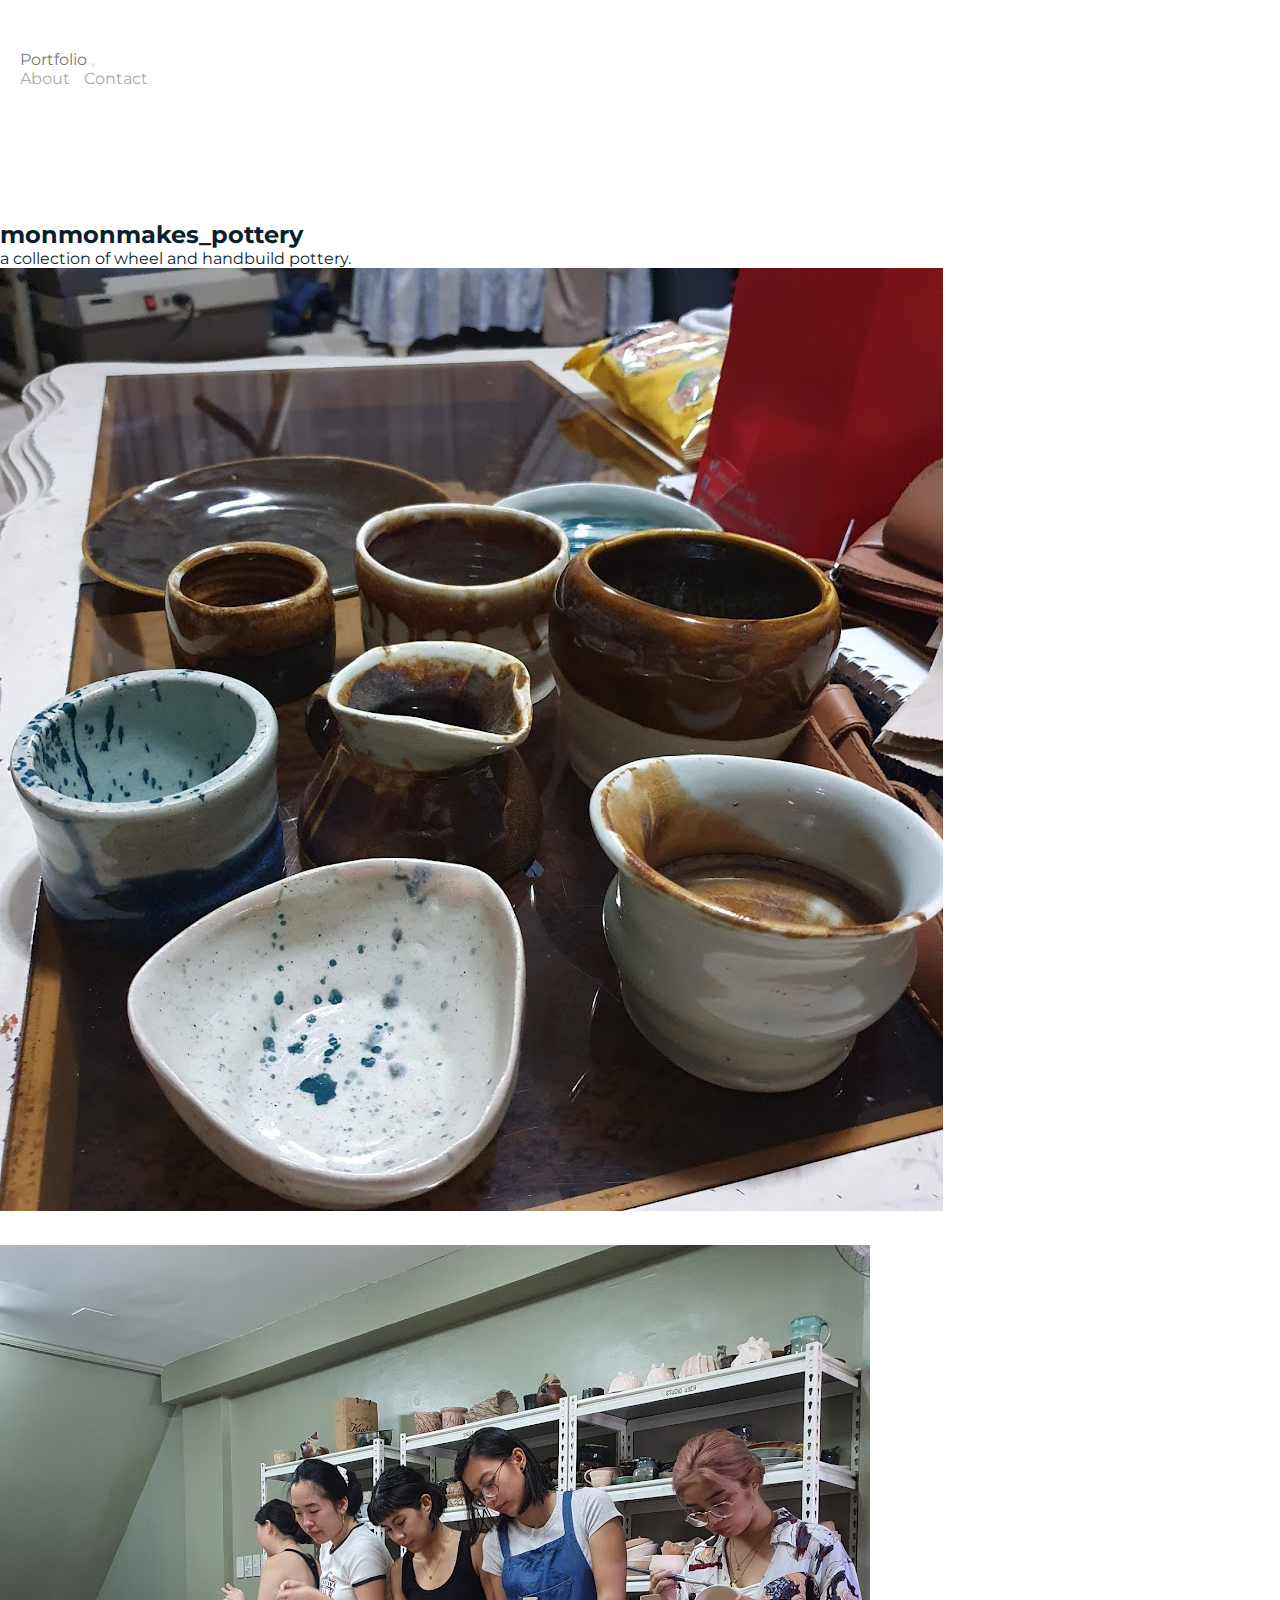
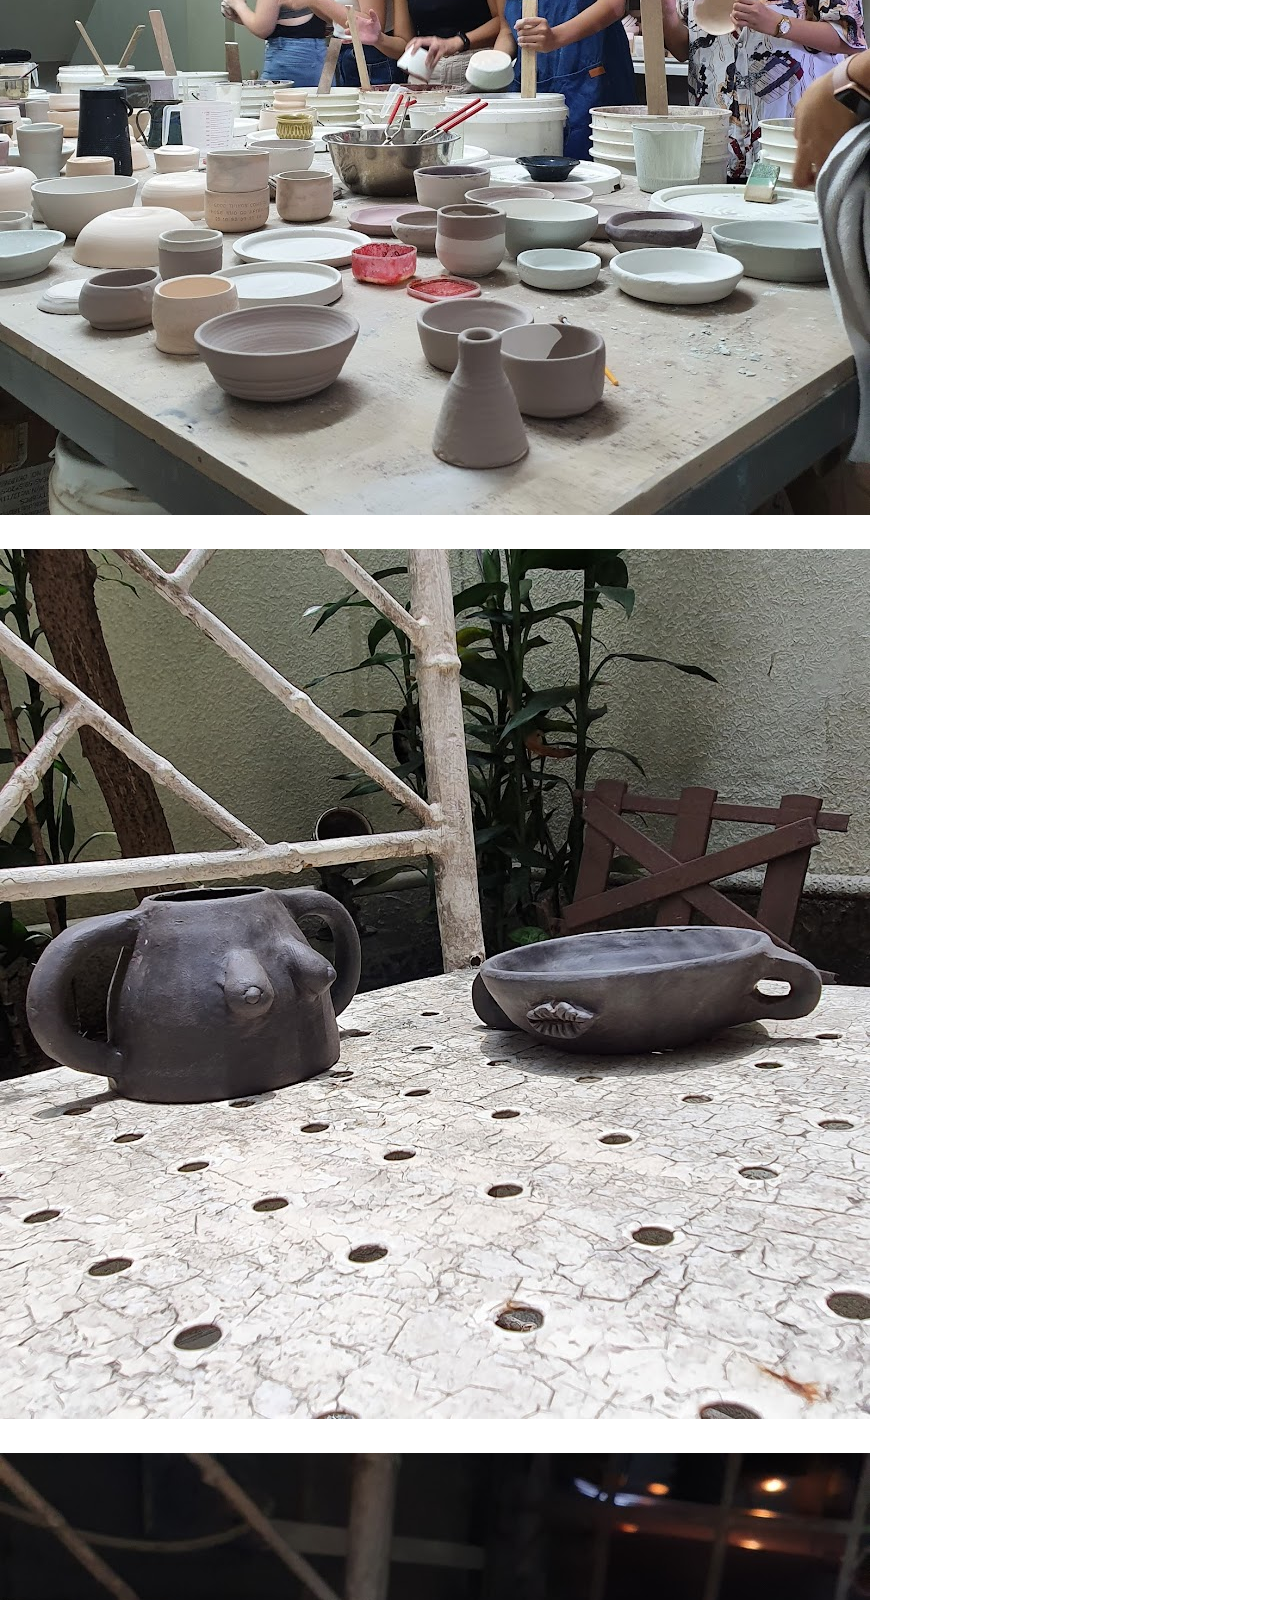
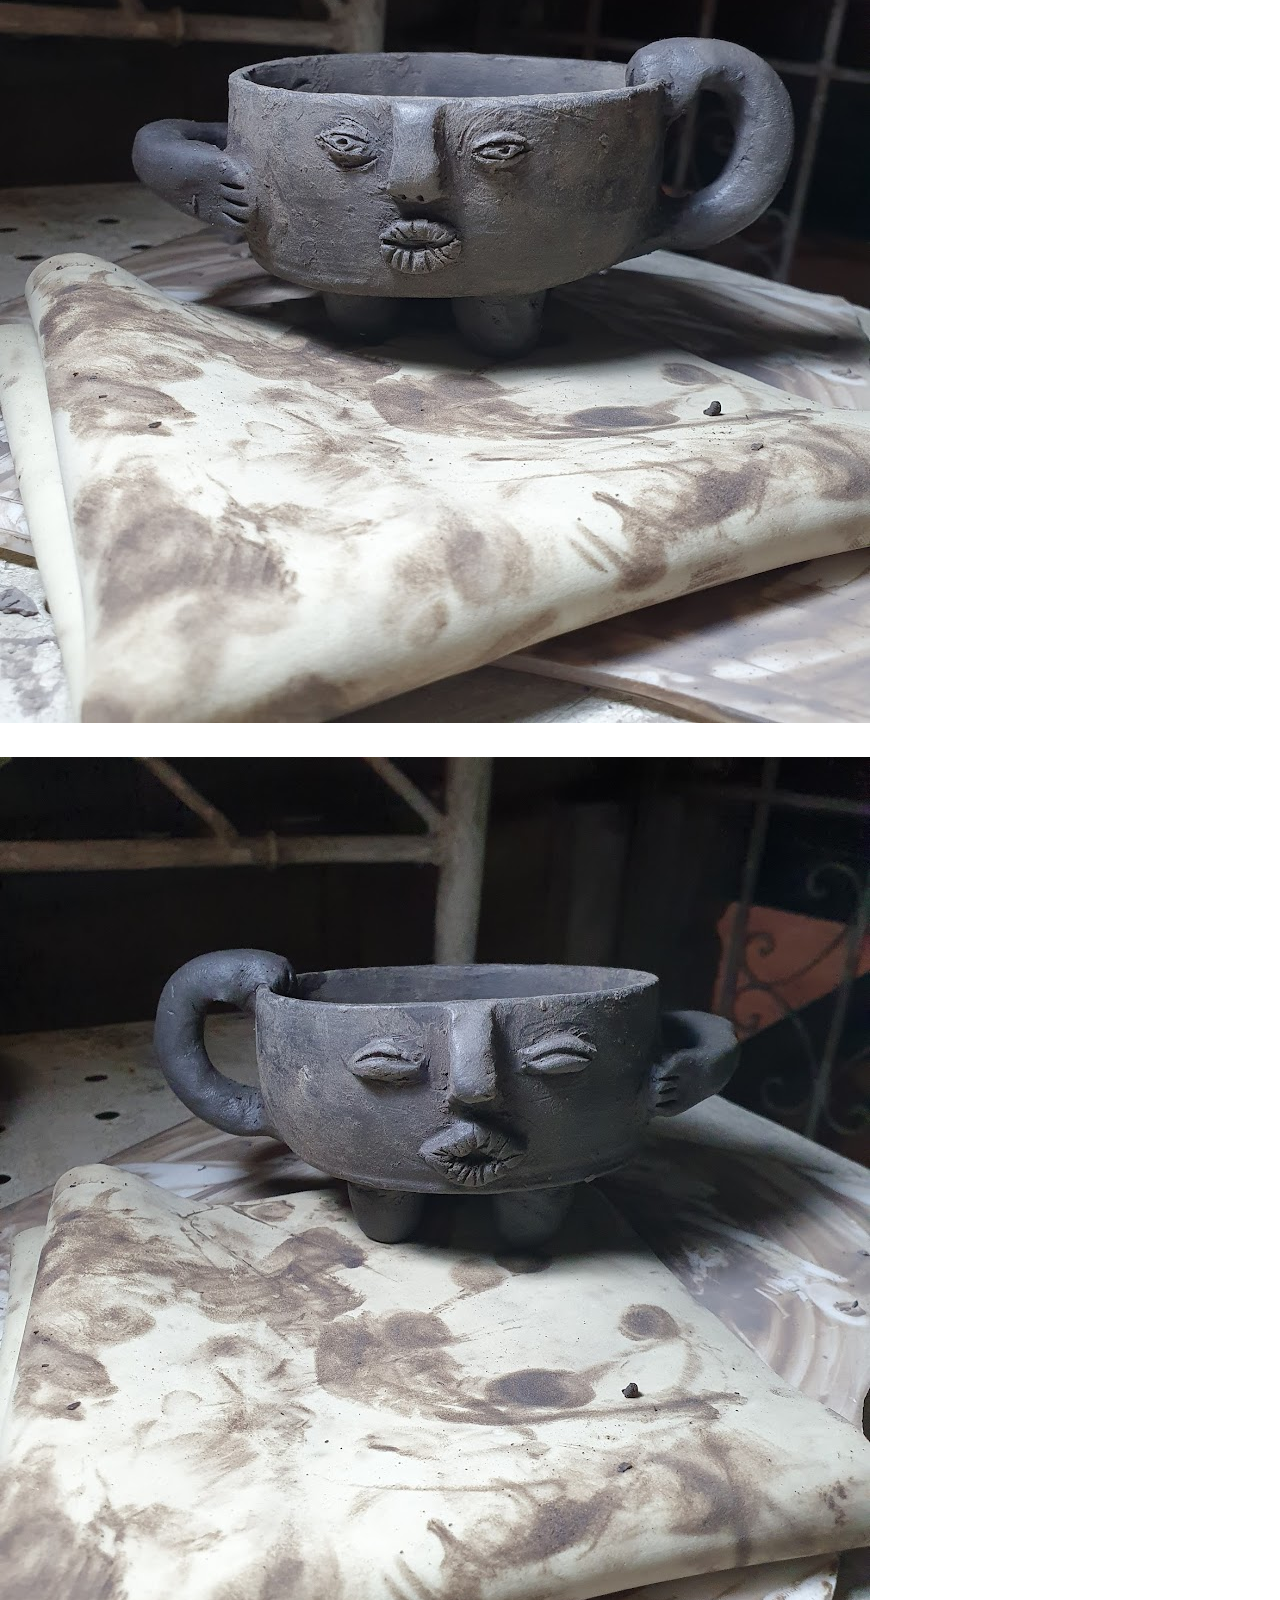
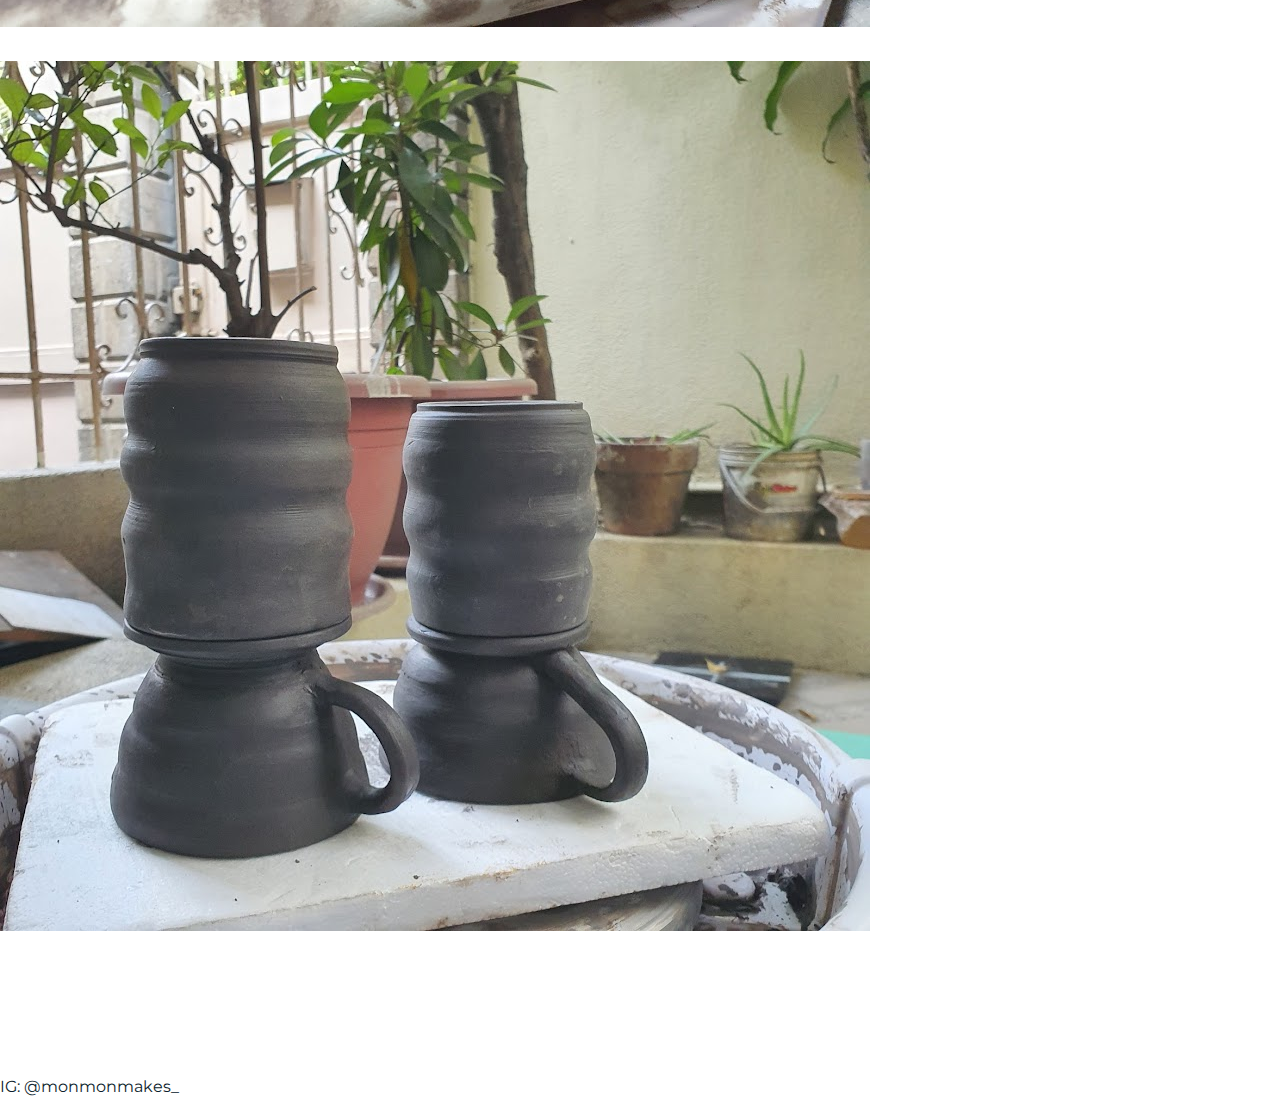
<file: pottery.html>
<!DOCTYPE html>
<html lang="en">
<head>
      <meta charset="UTF-8">
      <meta http-equiv="X-UA-Compatible" content="IE=edge">
      <meta name="viewport" content="width=device-width, initial-scale=1.0">

  
    <!-- BOOTSTRAP CSS -->
    <link href="https://cdn.jsdelivr.net/npm/bootstrap@5.0.2/dist/css/bootstrap.min.css" rel="stylesheet" integrity="sha384-EVSTQN3/azprG1Anm3QDgpJLIm9Nao0Yz1ztcQTwFspd3yD65VohhpuuCOmLASjC" crossorigin="anonymous">
  <!-- Google Fonts -->
   <link rel="preconnect" href="https://fonts.googleapis.com">
        <link rel="preconnect" href="https://fonts.gstatic.com" crossorigin>
        <link href="https://fonts.googleapis.com/css2?family=Montserrat&family=Open+Sans&display=swap" rel="stylesheet">

  <!-- Template Main CSS File -->
  <link href="assets/css/style.css" rel="stylesheet">

<!-- FONT AWSOME -->
    <link rel="stylesheet" href="https://pro.fontawesome.com/releases/v5.10.0/css/all.css" integrity="sha384-AYmEC3Yw5cVb3ZcuHtOA93w35dYTsvhLPVnYs9eStHfGJvOvKxVfELGroGkvsg+p" crossorigin="anonymous"/>

  <title>monmonmakes_pottery</title>



</head>


  <!-- ======= Navbar ======= -->

<body>
    <header id="header">


      
         <div class="menu-bar">
            <nav class="navbar navbar-expand-lg navbar-light">
                <div class="container-fluid">
                
                  <a class="navbar-brand" href="index.html">Portfolio</a>
                  <button class="navbar-toggler" type="button" data-bs-toggle="collapse" data-bs-target="#navbarNavAltMarkup" aria-controls="navbarNavAltMarkup" aria-expanded="false" aria-label="Toggle navigation">
                    <i class="fas fa-bars"></i>
                  </button>
                  <div class="collapse navbar-collapse" id="navbarNavAltMarkup">
                    <div class="navbar-nav ms-auto">
                      <a class="nav-link" href="about.html">About</a>
                      <a class="nav-link" href="contact.html">Contact</a>
                    </div>
                  </div>
                </div>
              </nav>
        </div>


    <!-- ======= Works Section ======= -->
    <section class="section site-portfolio">
      <div class="container">
        <div class="row mb-5 align-items-center">
          <div class="col-md-12 col-lg-6 mb-4 mb-lg-0">
            <h2>monmonmakes_pottery</h2>
            <p class="mb-0">a collection of wheel and handbuild pottery.</p>
          </div>
        </div>
        <div id="portfolio-grid" class="row no-gutter">
          <div class="item web col-sm-6 col-md-4 col-lg-4 mb-4">
            <a href="#" class="item-wrap fancybox">
             <img class="img-fluid" src="assets/img/pottery/pot 1.jpg">
            </a>
          </div>
          <div class="item photography col-sm-6 col-md-4 col-lg-4 mb-4">
            <a href="#" class="item-wrap fancybox">
            <img class="img-fluid" src="assets/img/pottery/pot 2.jpg">
            </a>
          </div>
          <div class="item branding col-sm-6 col-md-4 col-lg-4 mb-4">
            <a href="#" class="item-wrap fancybox">
             <img class="img-fluid" src="assets/img/pottery/pot 3.jpg">
            </a>
          </div>
          <div class="item design col-sm-6 col-md-4 col-lg-4 mb-4">
            <a href="#" class="item-wrap fancybox">
             <img class="img-fluid" src="assets/img/pottery/pot 4.jpg">
            </a>
          </div>
          <div class="item photography col-sm-6 col-md-4 col-lg-4 mb-4">
            <a href="#" class="item-wrap fancybox">
            <img class="img-fluid" src="assets/img/pottery/pot 5.jpg">
            </a>
          </div>
          <div class="item branding col-sm-6 col-md-4 col-lg-4 mb-4">
            <a href="#" class="item-wrap fancybox">
            <img class="img-fluid" src="assets/img/pottery/pot 6.jpg">
            </a>
          </div>
        </div>
      </div>
    </section><!-- End  Works Section -->

   

  <!-- ======= Footer ======= -->
  <footer class="footer" role="contentinfo">
    <div class="container">
      <div class="row">
        <div class="col-sm-6">
          <p class="mb-1">IG: @monmonmakes_</p>
          
        </div>

      </div>
    </div>
  </footer>

 
    <!-- BOOTSTRAP JAVASCRIPT -->
    <script src="https://cdn.jsdelivr.net/npm/@popperjs/core@2.9.2/dist/umd/popper.min.js" integrity="sha384-IQsoLXl5PILFhosVNubq5LC7Qb9DXgDA9i+tQ8Zj3iwWAwPtgFTxbJ8NT4GN1R8p" crossorigin="anonymous"></script>
    <script src="https://cdn.jsdelivr.net/npm/bootstrap@5.0.2/dist/js/bootstrap.min.js" integrity="sha384-cVKIPhGWiC2Al4u+LWgxfKTRIcfu0JTxR+EQDz/bgldoEyl4H0zUF0QKbrJ0EcQF" crossorigin="anonymous"></script>

</body>

</html>
</file>
<file: assets/css/style.css>
* {
  margin: 0;
  padding: 0;
  box-sizing: border-box;
}
body {
  font-family: "Montserrat", monospace;
  color: #0d1e2d;
}

a {
  color: #777;
  text-decoration: none;
}

h1, h2, h3, h4, h5, h6, .font-heading {
  font-family: "Montserrat", sans-serif;
}


.section {
  padding: 7rem 0;
}



.item {
  border: none;
  margin-bottom: 30px;
}
.item .item-wrap {
  display: block;
  position: relative;
  overflow: hidden;
}
.item .item-wrap:after {
  z-index: 2;
  position: absolute;
  content: "";
  top: 0;
  left: 0;
  right: 0;
  bottom: 0;
  background: rgba(0, 0, 0, 0.4);
  visibility: hidden;
  opacity: 0;
  transition: 0.3s all ease-in-out;
}
.item .item-wrap img {
  transition: 0.3s transform ease;
  transform: scale(1);
}
.item .item-wrap > .work-info {
  position: absolute;
  top: 50%;
  width: 100%;
  text-align: center;
  z-index: 3;
  transform: translateY(-50%);
  color: #fff;
  opacity: 0;
  visibility: hidden;
  margin-top: 20px;
  transition: 0.3s all ease;
}
.item .item-wrap > .work-info h3 {
  font-size: 20px;
  margin-bottom: 0;
}
.item .item-wrap > .work-info span {
  font-size: 14px;
  text-transform: uppercase;
  letter-spacing: 0.2rem;
}

.item .item-wrap:hover img {
  transform: scale(2);
}
.item .item-wrap:hover:after {
  opacity: 1;
  visibility: visible;
}
.item .item-wrap:hover .work-info {
  margin-top: 0px;
  opacity: 1;
  visibility: visible;
}



.h3 {
  font-size: 20px;
}

.h4 {
  font-size: 16px;
}

.heading {
  font-size: 28px;
}


.menu-bar {
  padding-top: 30px;
}
.navbar {
  padding: 20px;
}

.nav-link {
  color: darkgrey;
  font-size: 1rem;
  margin-right: 10px;
  border-bottom: 2px solid transparent;
}

.nav-link:hover {
  border-bottom: 2px solid var(--secondary);
}
.btn {
  border: outset;
  border-radius: 5px;
}
.btn:hover {
  font-weight: bold;
}

* {box-sizing:border-box}

/* Slideshow container */
.slideshow-container {
  max-width: 1000px;
  position: relative;
  margin: auto;
}

/* Hide the images by default */
.mySlides {
  display: none;
}

/* Next & previous buttons */
.prev, .next {
  cursor: pointer;
  position: absolute;
  top: 50%;
  width: auto;
  margin-top: -22px;
  padding: 16px;
  color: white;
  font-weight: bold;
  font-size: 18px;
  transition: 0.6s ease;
  border-radius: 0 3px 3px 0;
  user-select: none;
}

/* Position the "next button" to the right */
.next {
  right: 0;
  border-radius: 3px 0 0 3px;
}

/* On hover, add a black background color with a little bit see-through */
.prev:hover, .next:hover {
  background-color: rgba(0,0,0,0.8);
}

/* Caption text */
.text {
  color: #f2f2f2;
  font-size: 15px;
  padding: 8px 12px;
  position: absolute;
  bottom: 8px;
  width: 100%;
  text-align: center;
}

/* Number text (1/3 etc) */
.numbertext {
  color: #f2f2f2;
  font-size: 12px;
  padding: 8px 12px;
  position: absolute;
  top: 0;
}

/* The dots/bullets/indicators */
.dot {
  cursor: pointer;
  height: 15px;
  width: 15px;
  margin: 0 2px;
  background-color: #bbb;
  border-radius: 50%;
  display: inline-block;
  transition: background-color 0.6s ease;
}

.active, .dot:hover {
  background-color: #717171;
}

/* Fading animation */
.fade {
  -webkit-animation-name: fade;
  -webkit-animation-duration: 1.5s;
  animation-name: fade;
  animation-duration: 1.5s;
}

@-webkit-keyframes fade {
  from {opacity: .4}
  to {opacity: 1}
}

@keyframes fade {
  from {opacity: .4}
  to {opacity: 1}
}
</file>
